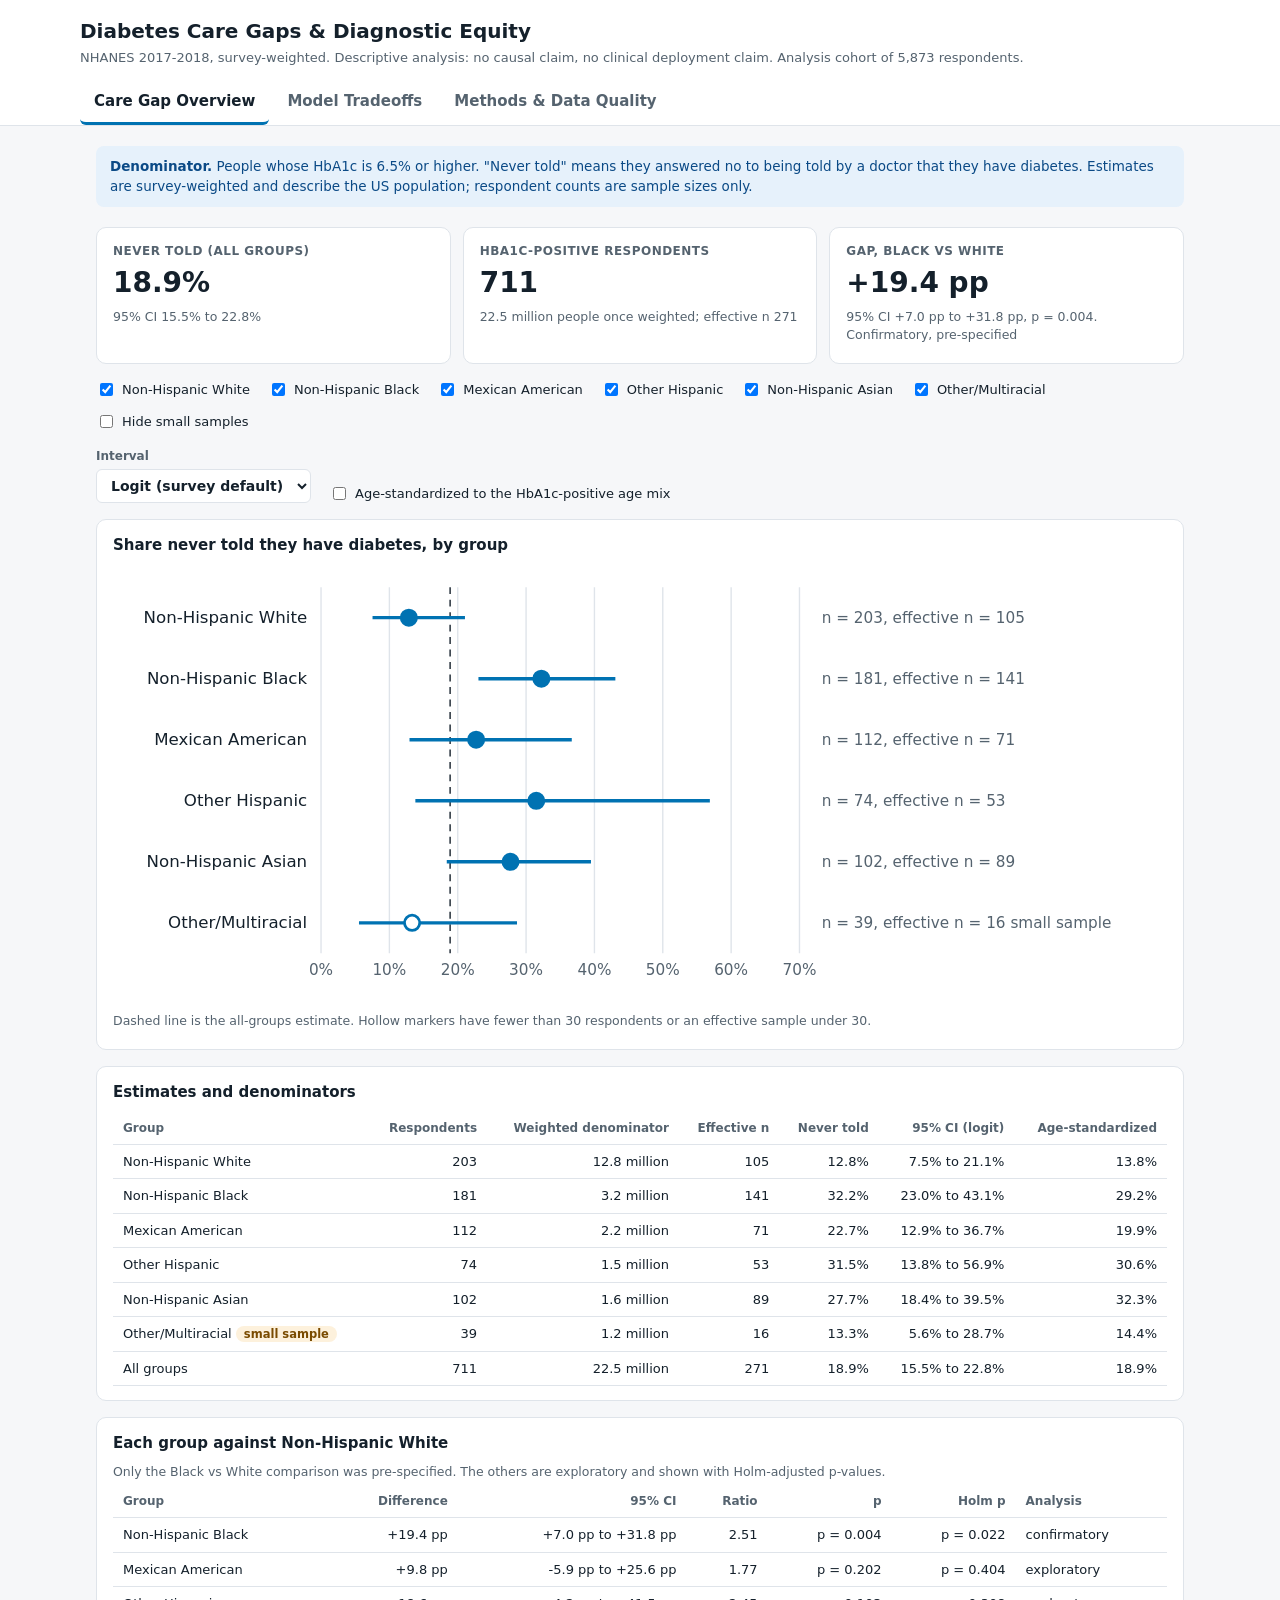
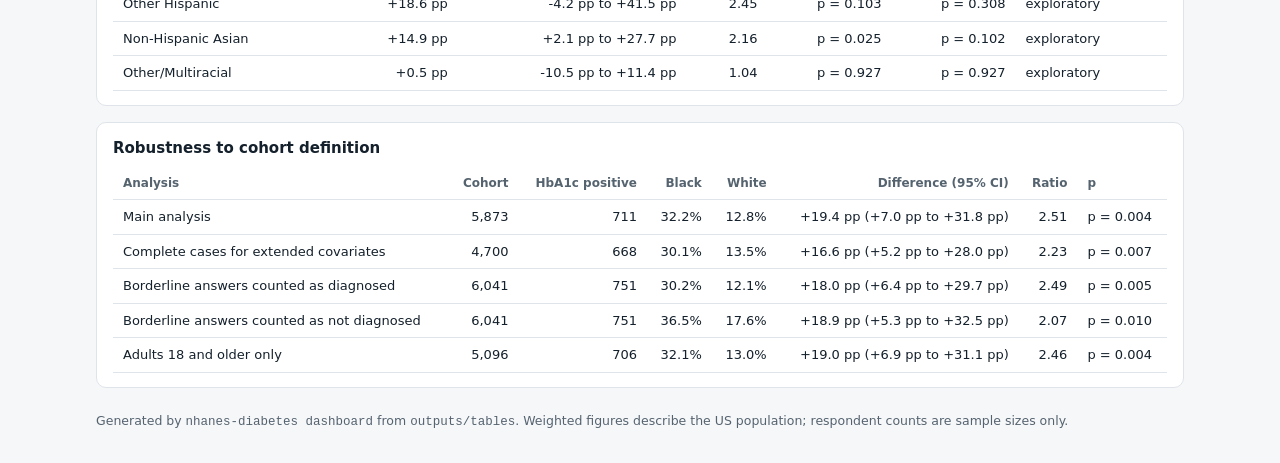
<file: dashboard/index.html>
<!doctype html>
<html lang="en">
<head>
<meta charset="utf-8">
<meta name="viewport" content="width=device-width, initial-scale=1">
<title>NHANES Diabetes Care Gaps Dashboard</title>
<meta name="description" content="Survey-weighted undiagnosed diabetes gaps and model tradeoffs across demographic groups, NHANES 2017-2018.">
<style>:root {
  --bg: #f6f7f9; --panel: #ffffff; --ink: #14202b; --muted: #55636f; --line: #dfe4ea; --accent: #0072B2;
  --c1: #0072B2; --c2: #E69F00; --ok: #17703a; --bad: #b3282b; --warn-bg: #fdf1dc; --warn-fg: #7a4b00;
  --note-bg: #e6f1fb; --note-fg: #0b4a86;
}
@media (prefers-color-scheme: dark) {
  :root:not([data-theme="light"]):not([data-theme="dark"]) {
    --bg: #0f151b; --panel: #172029; --ink: #e8eef4; --muted: #9fb0bf; --line: #2a3745; --accent: #56b4e9;
    --c1: #56b4e9; --c2: #f0c060; --ok: #55d08a; --bad: #ff8583; --warn-bg: #3b2e14; --warn-fg: #f3cf8a;
    --note-bg: #16324d; --note-fg: #9cccf7;
  }
}
:root[data-theme="dark"] {
  --bg: #0f151b; --panel: #172029; --ink: #e8eef4; --muted: #9fb0bf; --line: #2a3745; --accent: #56b4e9;
  --c1: #56b4e9; --c2: #f0c060; --ok: #55d08a; --bad: #ff8583; --warn-bg: #3b2e14; --warn-fg: #f3cf8a;
  --note-bg: #16324d; --note-fg: #9cccf7;
}
:root[data-theme="light"] { color-scheme: light; } :root[data-theme="dark"] { color-scheme: dark; }
* { box-sizing: border-box; } html { color-scheme: light dark; }
body { margin: 0; background: var(--bg); color: var(--ink); font: 15px/1.5 system-ui, -apple-system, "Segoe UI", Roboto, sans-serif; }
header { background: var(--panel); border-bottom: 1px solid var(--line); padding: 16px 16px 0; }
.wrap { max-width: 1120px; margin: 0 auto; } h1 { font-size: 20px; margin: 0 0 2px; } .sub { color: var(--muted); margin: 0 0 12px; font-size: 13px; }
[role="tablist"] { display: flex; gap: 4px; overflow-x: auto; }
[role="tab"] { border: 0; background: none; color: var(--muted); padding: 10px 14px; font: inherit; font-weight: 600; cursor: pointer; border-bottom: 3px solid transparent; white-space: nowrap; }
[role="tab"][aria-selected="true"] { color: var(--ink); border-bottom-color: var(--accent); }
main { padding: 16px; max-width: 1120px; margin: 0 auto; display: grid; grid-template-columns: repeat(2, minmax(0, 1fr)); gap: 16px; align-items: start; }
main > .wide, main > .controls, main > .cards, main > .box { grid-column: 1 / -1; }
.controls { display: flex; flex-wrap: wrap; gap: 12px 18px; align-items: end; }
label { display: flex; flex-direction: column; gap: 4px; font-size: 12px; font-weight: 600; color: var(--muted); }
label.check { flex-direction: row; align-items: center; gap: 6px; font-weight: 500; font-size: 13px; color: var(--ink); }
select, button { font: inherit; font-size: 14px; color: var(--ink); background: var(--panel); border: 1px solid var(--line); border-radius: 6px; padding: 7px 10px; cursor: pointer; }
:focus-visible { outline: 3px solid var(--accent); outline-offset: 2px; }
.cards { display: grid; grid-template-columns: repeat(auto-fit, minmax(200px, 1fr)); gap: 12px; }
.card, .panel { background: var(--panel); border: 1px solid var(--line); border-radius: 10px; padding: 14px 16px; }
.card-label { font-size: 12px; font-weight: 600; color: var(--muted); text-transform: uppercase; letter-spacing: 0.04em; }
.card-value { font-size: 28px; font-weight: 700; margin: 2px 0; } .card-sub, .note { color: var(--muted); font-size: 12.5px; margin: 4px 0; }
.panel h2 { font-size: 15px; margin: 0 0 8px; }
.box { border-radius: 8px; padding: 10px 14px; font-size: 13.5px; } .box.note { background: var(--note-bg); color: var(--note-fg); } .box.warn { background: var(--warn-bg); color: var(--warn-fg); }
.chart { width: 100%; height: auto; display: block; } .grid { stroke: var(--line); } .axis { fill: var(--muted); font-size: 11px; } .lab { fill: var(--ink); font-size: 12px; }
.table-wrap { overflow-x: auto; } table { border-collapse: collapse; width: 100%; font-size: 13px; }
th, td { padding: 7px 10px; border-bottom: 1px solid var(--line); text-align: left; white-space: nowrap; } th { font-size: 12px; color: var(--muted); font-weight: 600; } .num { text-align: right; font-variant-numeric: tabular-nums; }
.flag { color: var(--warn-fg); background: var(--warn-bg); border-radius: 999px; padding: 1px 8px; font-size: 11.5px; font-weight: 600; }
.ok { color: var(--ok); font-weight: 600; } .bad { color: var(--bad); font-weight: 600; }
.legend { display: flex; flex-wrap: wrap; gap: 6px 16px; font-size: 12.5px; color: var(--muted); margin-top: 6px; } .legend i { display: inline-block; width: 10px; height: 10px; border-radius: 50%; margin-right: 6px; }
footer { max-width: 1120px; margin: 0 auto; padding: 8px 16px 32px; color: var(--muted); font-size: 12.5px; }
ul.tight { margin: 4px 0; padding-left: 20px; } ul.tight li { margin: 3px 0; }
@media (max-width: 760px) { main { grid-template-columns: minmax(0, 1fr); padding: 12px 16px; } .card-value { font-size: 24px; } }
</style>
</head>
<body>
<header><div class="wrap">
  <h1>Diabetes Care Gaps &amp; Diagnostic Equity</h1>
  <p class="sub">NHANES 2017-2018, survey-weighted. Descriptive analysis: no causal claim, no clinical deployment claim. <span id="status"></span></p>
  <div id="tabs" role="tablist" aria-label="Dashboard pages"></div>
</div></header>
<main id="view" role="tabpanel"></main>
<footer>Generated by <code>nhanes-diabetes dashboard</code> from <code>outputs/tables</code>. Weighted figures describe the US population; respondent counts are sample sizes only.</footer>
<script>window.DATA = {"undiagnosis":[{"group":"Non-Hispanic White","respondents":203,"weighted_denominator":12789945.012305334,"effective_n_kish":104.6003804516,"effective_n_design":116.8558138381,"estimate":0.1284942498,"se":0.0309564972,"ci_low_logit":0.0753522537,"ci_high_logit":0.2105792135,"ci_low_wald":0.0620991668,"ci_high_wald":0.1948893328,"df":14,"small_n_warning":false},{"group":"Non-Hispanic Black","respondents":181,"weighted_denominator":3215431.9899357376,"effective_n_kish":140.9224638485,"effective_n_design":105.7421249852,"estimate":0.3223614786,"se":0.04545133,"ci_low_logit":0.2303129533,"ci_high_logit":0.4306165736,"ci_low_wald":0.2210896044,"ci_high_wald":0.4236333528,"df":10,"small_n_warning":false},{"group":"Mexican American","respondents":112,"weighted_denominator":2179448.7915534684,"effective_n_kish":70.7265975065,"effective_n_design":73.8014480408,"estimate":0.226919526,"se":0.0487546277,"ci_low_logit":0.12944976,"ci_high_logit":0.3668526767,"ci_low_wald":0.1076212497,"ci_high_wald":0.3462178023,"df":6,"small_n_warning":false},{"group":"Other Hispanic","respondents":74,"weighted_denominator":1460659.6862899382,"effective_n_kish":53.3690878277,"effective_n_design":22.1648141665,"estimate":0.3148948896,"se":0.0986573311,"ci_low_logit":0.1380142219,"ci_high_logit":0.568863383,"ci_low_wald":0.0873906761,"ci_high_wald":0.542399103,"df":8,"small_n_warning":false},{"group":"Non-Hispanic Asian","respondents":102,"weighted_denominator":1619475.6169355172,"effective_n_kish":88.8686727733,"effective_n_design":87.6716748873,"estimate":0.2772424047,"se":0.0478075523,"ci_low_logit":0.183954232,"ci_high_logit":0.3949433237,"ci_low_wald":0.17072054,"ci_high_wald":0.3837642695,"df":10,"small_n_warning":false},{"group":"Other/Multiracial","respondents":39,"weighted_denominator":1215201.2169995802,"effective_n_kish":16.2699392556,"effective_n_design":49.830456657,"estimate":0.1332407449,"se":0.0481415796,"ci_low_logit":0.0555209789,"ci_high_logit":0.286726776,"ci_low_wald":0.0222260632,"ci_high_wald":0.2442554266,"df":8,"small_n_warning":true},{"group":"All groups","respondents":711,"weighted_denominator":22480162.314019576,"effective_n_kish":271.0185017901,"effective_n_design":535.7361750157,"estimate":0.1888501127,"se":0.016909614,"ci_low_logit":0.1554103142,"ci_high_logit":0.227546659,"ci_low_wald":0.1528081236,"ci_high_wald":0.2248921018,"df":15,"small_n_warning":false}],"contrasts":[{"group":"Non-Hispanic Black","reference":"Non-Hispanic White","difference":0.1938672288,"se":0.0580188563,"ci_low":0.0702029639,"ci_high":0.3175314937,"df":15,"t":3.3414520935,"p_value":0.0044629132,"p_value_holm":0.0223145662,"ratio":2.5087619032,"ratio_ci_low":1.341886433,"ratio_ci_high":4.6903270888,"analysis_type":"confirmatory"},{"group":"Mexican American","reference":"Non-Hispanic White","difference":0.0984252762,"se":0.0737914423,"ci_low":-0.0588574598,"ci_high":0.2557080123,"df":15,"t":1.3338304987,"p_value":0.20215939,"p_value_holm":0.4043187799,"ratio":1.7659897342,"ratio_ci_low":0.721147163,"ratio_ci_high":4.3246647861,"analysis_type":"exploratory"},{"group":"Other Hispanic","reference":"Non-Hispanic White","difference":0.1864006398,"se":0.1071884114,"ci_low":-0.042066051,"ci_high":0.4148673306,"df":15,"t":1.7389999288,"p_value":0.1025094833,"p_value_holm":0.30752845,"ratio":2.4506535519,"ratio_ci_low":1.002376919,"ratio_ci_high":5.9914616124,"analysis_type":"exploratory"},{"group":"Non-Hispanic Asian","reference":"Non-Hispanic White","difference":0.148748155,"se":0.0599460563,"ci_low":0.0209761605,"ci_high":0.2765201494,"df":15,"t":2.481366818,"p_value":0.0254230441,"p_value_holm":0.1016921766,"ratio":2.1576249929,"ratio_ci_low":1.1086571037,"ratio_ci_high":4.1990851767,"analysis_type":"exploratory"},{"group":"Other/Multiracial","reference":"Non-Hispanic White","difference":0.0047464952,"se":0.0510882825,"ci_low":-0.1048269731,"ci_high":0.1143199634,"df":14,"t":0.0929077065,"p_value":0.9272933372,"p_value_holm":0.9272933372,"ratio":1.0369393585,"ratio_ci_low":0.452236795,"ratio_ci_high":2.3776111211,"analysis_type":"exploratory"}],"age_standardized":[{"group":"Non-Hispanic White","respondents":203,"mean_age":61.8223957175,"crude_estimate":0.1284942498,"age_standardized_estimate":0.1384798271,"se":0.0362911307,"ci_low":0.060643093,"ci_high":0.2163165611,"standard_bands":"12-44, 45-64, 65-120","standard_shares":"0.121, 0.472, 0.407","age_difference_vs_reference":0.0,"age_mix_differs":false},{"group":"Non-Hispanic Black","respondents":181,"mean_age":56.6488942971,"crude_estimate":0.3223614786,"age_standardized_estimate":0.2915260747,"se":0.0435185605,"ci_low":0.1945606793,"ci_high":0.3884914701,"standard_bands":"12-44, 45-64, 65-120","standard_shares":"0.121, 0.472, 0.407","age_difference_vs_reference":-5.1735014204,"age_mix_differs":true},{"group":"Mexican American","respondents":112,"mean_age":53.8172178036,"crude_estimate":0.226919526,"age_standardized_estimate":0.1993214929,"se":0.0390776445,"ci_low":0.1037019415,"ci_high":0.2949410443,"standard_bands":"12-44, 45-64, 65-120","standard_shares":"0.121, 0.472, 0.407","age_difference_vs_reference":-8.0051779139,"age_mix_differs":true},{"group":"Other Hispanic","respondents":74,"mean_age":60.1582498032,"crude_estimate":0.3148948896,"age_standardized_estimate":0.3063965157,"se":0.0836909515,"ci_low":0.1134048356,"ci_high":0.4993881959,"standard_bands":"12-44, 45-64, 65-120","standard_shares":"0.121, 0.472, 0.407","age_difference_vs_reference":-1.6641459142,"age_mix_differs":false},{"group":"Non-Hispanic Asian","respondents":102,"mean_age":60.5038111094,"crude_estimate":0.2772424047,"age_standardized_estimate":0.3225327589,"se":0.0412153766,"ci_low":0.230699177,"ci_high":0.4143663408,"standard_bands":"12-44, 45-64, 65-120","standard_shares":"0.121, 0.472, 0.407","age_difference_vs_reference":-1.318584608,"age_mix_differs":false},{"group":"Other/Multiracial","respondents":39,"mean_age":60.9030893863,"crude_estimate":0.1332407449,"age_standardized_estimate":0.1437180806,"se":0.0314423957,"ci_low":0.0712117861,"ci_high":0.216224375,"standard_bands":"12-44, 45-64, 65-120","standard_shares":"0.121, 0.472, 0.407","age_difference_vs_reference":-0.9193063312,"age_mix_differs":false},{"group":"All groups","respondents":711,"mean_age":60.0534927449,"crude_estimate":0.1888501127,"age_standardized_estimate":0.1888501127,"se":0.0178374448,"ci_low":0.1508304992,"ci_high":0.2268697263,"standard_bands":"12-44, 45-64, 65-120","standard_shares":"0.121, 0.472, 0.407","age_difference_vs_reference":-1.7689029725,"age_mix_differs":false}],"robustness":[{"analysis":"Main analysis","cohort_respondents":5873,"hba1c_positive":711,"comparison_estimate":0.3223614786,"reference_estimate":0.1284942498,"difference":0.1938672288,"ci_low":0.0702029639,"ci_high":0.3175314937,"ratio":2.5087619032,"p_value":0.0044629132},{"analysis":"Complete cases for extended covariates","cohort_respondents":4700,"hba1c_positive":668,"comparison_estimate":0.3007701967,"reference_estimate":0.1350426317,"difference":0.165727565,"ci_low":0.0516359406,"ci_high":0.2798191894,"ratio":2.2272240471,"p_value":0.007375638},{"analysis":"Borderline answers counted as diagnosed","cohort_respondents":6041,"hba1c_positive":751,"comparison_estimate":0.3018914236,"reference_estimate":0.1214215363,"difference":0.1804698873,"ci_low":0.0643244304,"ci_high":0.2966153442,"ratio":2.4863087128,"p_value":0.0047417499},{"analysis":"Borderline answers counted as not diagnosed","cohort_respondents":6041,"hba1c_positive":751,"comparison_estimate":0.3653917373,"reference_estimate":0.1764645713,"difference":0.188927166,"ci_low":0.0532341466,"ci_high":0.3246201854,"ratio":2.0706237782,"p_value":0.0095834009},{"analysis":"Adults 18 and older only","cohort_respondents":5096,"hba1c_positive":706,"comparison_estimate":0.3207080173,"reference_estimate":0.1303266721,"difference":0.1903813452,"ci_low":0.069397358,"ci_high":0.3113653323,"ratio":2.4608010935,"p_value":0.0043489192}],"attrition":[{"step":1,"description":"NHANES 2017-2018 participants (DEMO_J)","n":9254,"removed":0},{"step":2,"description":"Examined, with a positive MEC exam weight","n":8704,"removed":550},{"step":3,"description":"Meets the minimum age","n":8704,"removed":0},{"step":4,"description":"Valid diabetes questionnaire answer (yes, no or borderline)","n":8362,"removed":342},{"step":5,"description":"Borderline answers handled per the analysis variant","n":8187,"removed":175},{"step":6,"description":"HbA1c measured","n":5873,"removed":2314},{"step":7,"description":"Known race and ethnicity (analysis cohort)","n":5873,"removed":0}],"quality":[{"suite":"data_quality","check_name":"seqn_unique","passed":true,"detail":"rows=5873 distinct=5873"},{"suite":"data_quality","check_name":"weights_positive","passed":true,"detail":"min weight=3534.0362393758346"},{"suite":"data_quality","check_name":"psu_masked_values","passed":true,"detail":"rows with psu not in (1,2)=0"},{"suite":"data_quality","check_name":"no_lonely_psu_strata","passed":true,"detail":"min PSUs per stratum=2"},{"suite":"data_quality","check_name":"race_categories_allowed","passed":true,"detail":"unexpected categories=0"},{"suite":"data_quality","check_name":"diagnosed_is_binary","passed":true,"detail":"non-binary rows=0"},{"suite":"data_quality","check_name":"hba1c_present_and_plausible","passed":true,"detail":"rows with hba1c null or outside 3..20=0"},{"suite":"data_quality","check_name":"hba1c_positive_group_present","passed":true,"detail":"hba1c positives=711"},{"suite":"data_quality","check_name":"age_in_survey_range","passed":true,"detail":"rows outside 12..80=0"},{"suite":"data_quality","check_name":"missingness_reported","passed":true,"detail":"bmi=92 insured=14 routine_care=2 family_history=1086"},{"suite":"cohort_validation","check_name":"attrition_never_increases","passed":true,"detail":"steps that add rows=0"},{"suite":"cohort_validation","check_name":"attrition_last_step_equals_cohort","passed":true,"detail":"attrition=5873 cohort=5873"},{"suite":"cohort_validation","check_name":"independent_recount_matches","passed":true,"detail":"recount vs cohort"},{"suite":"cohort_validation","check_name":"first_step_equals_demo_rows","passed":true,"detail":"demo rows=9254"}],"missingness":[{"group":"Non-Hispanic White","variable":"bmi","respondents":2022,"missing":29,"missing_share":0.0143422354},{"group":"Non-Hispanic White","variable":"family_history","respondents":2022,"missing":341,"missing_share":0.168644906},{"group":"Non-Hispanic White","variable":"insured","respondents":2022,"missing":0,"missing_share":0.0},{"group":"Non-Hispanic White","variable":"routine_care","respondents":2022,"missing":1,"missing_share":0.0004945598},{"group":"Non-Hispanic Black","variable":"bmi","respondents":1312,"missing":22,"missing_share":0.0167682927},{"group":"Non-Hispanic Black","variable":"family_history","respondents":1312,"missing":225,"missing_share":0.1714939024},{"group":"Non-Hispanic Black","variable":"insured","respondents":1312,"missing":5,"missing_share":0.0038109756},{"group":"Non-Hispanic Black","variable":"routine_care","respondents":1312,"missing":0,"missing_share":0.0},{"group":"Mexican American","variable":"bmi","respondents":856,"missing":13,"missing_share":0.0151869159},{"group":"Mexican American","variable":"family_history","respondents":856,"missing":196,"missing_share":0.2289719626},{"group":"Mexican American","variable":"insured","respondents":856,"missing":7,"missing_share":0.0081775701},{"group":"Mexican American","variable":"routine_care","respondents":856,"missing":0,"missing_share":0.0},{"group":"Other Hispanic","variable":"bmi","respondents":546,"missing":12,"missing_share":0.021978022},{"group":"Other Hispanic","variable":"family_history","respondents":546,"missing":82,"missing_share":0.1501831502},{"group":"Other Hispanic","variable":"insured","respondents":546,"missing":0,"missing_share":0.0},{"group":"Other Hispanic","variable":"routine_care","respondents":546,"missing":0,"missing_share":0.0},{"group":"Non-Hispanic Asian","variable":"bmi","respondents":796,"missing":10,"missing_share":0.0125628141},{"group":"Non-Hispanic Asian","variable":"family_history","respondents":796,"missing":143,"missing_share":0.1796482412},{"group":"Non-Hispanic Asian","variable":"insured","respondents":796,"missing":1,"missing_share":0.0012562814},{"group":"Non-Hispanic Asian","variable":"routine_care","respondents":796,"missing":1,"missing_share":0.0012562814},{"group":"Other/Multiracial","variable":"bmi","respondents":341,"missing":6,"missing_share":0.0175953079},{"group":"Other/Multiracial","variable":"family_history","respondents":341,"missing":99,"missing_share":0.2903225806},{"group":"Other/Multiracial","variable":"insured","respondents":341,"missing":1,"missing_share":0.0029325513},{"group":"Other/Multiracial","variable":"routine_care","respondents":341,"missing":0,"missing_share":0.0},{"group":"All groups","variable":"bmi","respondents":5873,"missing":92,"missing_share":0.0156649072},{"group":"All groups","variable":"family_history","respondents":5873,"missing":1086,"missing_share":0.1849140133},{"group":"All groups","variable":"insured","respondents":5873,"missing":14,"missing_share":0.0023837902},{"group":"All groups","variable":"routine_care","respondents":5873,"missing":2,"missing_share":0.0003405415}],"model_specification":[{"model":"demographic_logistic","algorithm":"logistic","role":"primary","features":"age, female","description":"Age and sex, race excluded (primary benchmark)"},{"model":"demographic_race_logistic","algorithm":"logistic","role":"sensitivity","features":"age, female, race_Non-Hispanic Black, race_Mexican American, race_Other Hispanic, race_Non-Hispanic Asian, race_Other/Multiracial","description":"Age, sex and race dummies (sensitivity)"},{"model":"extended_logistic","algorithm":"logistic","role":"sensitivity","features":"age, female, bmi, family_history, insured, routine_care","description":"Adds BMI, family history, insurance and a routine care place; race excluded"},{"model":"extended_boosting","algorithm":"boosting","role":"comparison","features":"age, female, bmi, family_history, insured, routine_care","description":"Gradient boosting on the extended features, to test whether nonlinearity adds value"}],"subgroup_metrics":[{"model":"demographic_logistic","label":"diagnosed","group":"Non-Hispanic White","respondents":2022,"positives":203,"negatives":1819,"effective_n_positives":104.6003804516,"effective_n_negatives":1056.7923088496,"small_n_warning":false,"sensitivity":0.8718814139,"sensitivity_ci_low":0.7966566704,"sensitivity_ci_high":0.9655795848,"specificity":0.5313846489,"specificity_ci_low":0.4931320467,"specificity_ci_high":0.5693845569,"ppv":0.1428530391,"ppv_ci_low":0.1147818884,"ppv_ci_high":0.1703306708,"npv":0.9788831873,"npv_ci_low":0.9653053773,"npv_ci_high":0.9946087726},{"model":"demographic_logistic","label":"diagnosed","group":"Non-Hispanic Black","respondents":1312,"positives":181,"negatives":1131,"effective_n_positives":140.9224638485,"effective_n_negatives":874.0634309845,"small_n_warning":false,"sensitivity":0.7613542349,"sensitivity_ci_low":0.6657066571,"sensitivity_ci_high":0.8659023723,"specificity":0.6589219759,"specificity_ci_low":0.6388476087,"specificity_ci_high":0.679356811,"ppv":0.2246210685,"ppv_ci_low":0.1793014079,"ppv_ci_high":0.2635144057,"npv":0.955166284,"npv_ci_low":0.937491252,"npv_ci_high":0.975638197},{"model":"demographic_logistic","label":"diagnosed","group":"Mexican American","respondents":856,"positives":112,"negatives":744,"effective_n_positives":70.7265975065,"effective_n_negatives":553.9303314309,"small_n_warning":false,"sensitivity":0.6617629612,"sensitivity_ci_low":0.5316978387,"sensitivity_ci_high":0.8033725001,"specificity":0.7567724,"specificity_ci_low":0.6918174997,"specificity_ci_high":0.8141432324,"ppv":0.2060763348,"ppv_ci_low":0.1524983973,"ppv_ci_high":0.2720067221,"npv":0.9591272114,"npv_ci_low":0.9398918363,"npv_ci_high":0.9784795087},{"model":"demographic_logistic","label":"diagnosed","group":"Other Hispanic","respondents":546,"positives":74,"negatives":472,"effective_n_positives":53.3690878277,"effective_n_negatives":344.2648014694,"small_n_warning":false,"sensitivity":0.8449487008,"sensitivity_ci_low":0.7364611007,"sensitivity_ci_high":1.0,"specificity":0.6737883119,"specificity_ci_low":0.6339519447,"specificity_ci_high":0.7143061053,"ppv":0.1850385002,"ppv_ci_low":0.138971198,"ppv_ci_high":0.2385207296,"npv":0.9802414008,"npv_ci_low":0.9614442075,"npv_ci_high":1.0},{"model":"demographic_logistic","label":"diagnosed","group":"Non-Hispanic Asian","respondents":796,"positives":102,"negatives":694,"effective_n_positives":88.8686727733,"effective_n_negatives":571.4651977961,"small_n_warning":false,"sensitivity":0.8789397836,"sensitivity_ci_low":0.7968878835,"sensitivity_ci_high":0.9593686617,"specificity":0.673166641,"specificity_ci_low":0.6190582535,"specificity_ci_high":0.7336792885,"ppv":0.2593618748,"ppv_ci_low":0.2101732243,"ppv_ci_high":0.3368686009,"npv":0.9771438433,"npv_ci_low":0.962602144,"npv_ci_high":0.992505032},{"model":"demographic_logistic","label":"diagnosed","group":"Other/Multiracial","respondents":341,"positives":39,"negatives":302,"effective_n_positives":16.2699392556,"effective_n_negatives":113.2475905476,"small_n_warning":true,"sensitivity":0.8777868668,"sensitivity_ci_low":0.7517358117,"sensitivity_ci_high":0.9409666806,"specificity":0.6559137256,"specificity_ci_low":0.5856508636,"specificity_ci_high":0.7554703704,"ppv":0.2118455873,"ppv_ci_low":0.1237264341,"ppv_ci_high":0.3136848896,"npv":0.9807849962,"npv_ci_low":0.970823311,"npv_ci_high":0.9897291992},{"model":"demographic_logistic","label":"diagnosed","group":"All groups","respondents":5873,"positives":711,"negatives":5162,"effective_n_positives":271.0185017901,"effective_n_negatives":2301.9280554425,"small_n_warning":false,"sensitivity":0.8347790398,"sensitivity_ci_low":0.7796625378,"sensitivity_ci_high":0.8923652992,"specificity":0.5914671309,"specificity_ci_low":0.568870236,"specificity_ci_high":0.6167237551,"ppv":0.1658383384,"ppv_ci_low":0.1473211689,"ppv_ci_high":0.1841384315,"npv":0.9735633926,"npv_ci_low":0.9654462215,"npv_ci_high":0.9826392146},{"model":"demographic_logistic","label":"hba1c_pos","group":"Non-Hispanic White","respondents":2022,"positives":203,"negatives":1819,"effective_n_positives":104.6003804516,"effective_n_negatives":1056.7923088496,"small_n_warning":false,"sensitivity":0.8891123693,"sensitivity_ci_low":0.8227190157,"sensitivity_ci_high":0.9662267179,"specificity":0.5219339958,"specificity_ci_low":0.4865051121,"specificity_ci_high":0.5607361254,"ppv":0.1427810466,"ppv_ci_low":0.1154771391,"ppv_ci_high":0.170274025,"npv":0.9813302297,"npv_ci_low":0.969843806,"npv_ci_high":0.9950712386},{"model":"demographic_logistic","label":"hba1c_pos","group":"Non-Hispanic Black","respondents":1312,"positives":181,"negatives":1131,"effective_n_positives":140.9224638485,"effective_n_negatives":874.0634309845,"small_n_warning":false,"sensitivity":0.7819240182,"sensitivity_ci_low":0.6826126774,"sensitivity_ci_high":0.8845620189,"specificity":0.6516918386,"specificity_ci_low":0.6312447874,"specificity_ci_high":0.6737017014,"ppv":0.225610092,"ppv_ci_low":0.1855305839,"ppv_ci_high":0.2612244942,"npv":0.958381455,"npv_ci_low":0.9379999764,"npv_ci_high":0.9793641496},{"model":"demographic_logistic","label":"hba1c_pos","group":"Mexican American","respondents":856,"positives":112,"negatives":744,"effective_n_positives":70.7265975065,"effective_n_negatives":553.9303314309,"small_n_warning":false,"sensitivity":0.6720888219,"sensitivity_ci_low":0.5480409812,"sensitivity_ci_high":0.8096655428,"specificity":0.7580088874,"specificity_ci_low":0.6996733024,"specificity_ci_high":0.8070545327,"ppv":0.2094217467,"ppv_ci_low":0.154085075,"ppv_ci_high":0.2742048466,"npv":0.9603770342,"npv_ci_low":0.9401186504,"npv_ci_high":0.9790888258},{"model":"demographic_logistic","label":"hba1c_pos","group":"Other Hispanic","respondents":546,"positives":74,"negatives":472,"effective_n_positives":53.3690878277,"effective_n_negatives":344.2648014694,"small_n_warning":false,"sensitivity":0.8647953738,"sensitivity_ci_low":0.7685919149,"sensitivity_ci_high":1.0,"specificity":0.6770495464,"specificity_ci_low":0.6282577858,"specificity_ci_high":0.7175500628,"ppv":0.190164775,"ppv_ci_low":0.1431865238,"ppv_ci_high":0.2435291854,"npv":0.9827919069,"npv_ci_low":0.9655990295,"npv_ci_high":1.0},{"model":"demographic_logistic","label":"hba1c_pos","group":"Non-Hispanic Asian","respondents":796,"positives":102,"negatives":694,"effective_n_positives":88.8686727733,"effective_n_negatives":571.4651977961,"small_n_warning":false,"sensitivity":0.8971375071,"sensitivity_ci_low":0.8143638281,"sensitivity_ci_high":0.9874082154,"specificity":0.664431125,"specificity_ci_low":0.6130831849,"specificity_ci_high":0.7150494517,"ppv":0.2582338576,"ppv_ci_low":0.2104641373,"ppv_ci_high":0.3292439925,"npv":0.9802418084,"npv_ci_low":0.9655192781,"npv_ci_high":0.9975537132},{"model":"demographic_logistic","label":"hba1c_pos","group":"Other/Multiracial","respondents":341,"positives":39,"negatives":302,"effective_n_positives":16.2699392556,"effective_n_negatives":113.2475905476,"small_n_warning":true,"sensitivity":0.8878099041,"sensitivity_ci_low":0.7632642609,"sensitivity_ci_high":0.9547362749,"specificity":0.6483559561,"specificity_ci_low":0.5731863385,"specificity_ci_high":0.7455458181,"ppv":0.2100373315,"ppv_ci_low":0.1262720312,"ppv_ci_high":0.3049765752,"npv":0.9821053414,"npv_ci_low":0.9717512685,"npv_ci_high":0.9918375251},{"model":"demographic_logistic","label":"hba1c_pos","group":"All groups","respondents":5873,"positives":711,"negatives":5162,"effective_n_positives":271.0185017901,"effective_n_negatives":2301.9280554425,"small_n_warning":false,"sensitivity":0.8516680819,"sensitivity_ci_low":0.8017055473,"sensitivity_ci_high":0.9022472913,"specificity":0.5843611066,"specificity_ci_low":0.5611792481,"specificity_ci_high":0.609458668,"ppv":0.1662091304,"ppv_ci_low":0.1480453231,"ppv_ci_high":0.1832544633,"npv":0.9759015366,"npv_ci_low":0.9688744248,"npv_ci_high":0.9837511607},{"model":"demographic_race_logistic","label":"diagnosed","group":"Non-Hispanic White","respondents":2022,"positives":203,"negatives":1819,"effective_n_positives":104.6003804516,"effective_n_negatives":1056.7923088496,"small_n_warning":false,"sensitivity":0.7823675067,"sensitivity_ci_low":0.6705328939,"sensitivity_ci_high":0.9170670965,"specificity":0.584106777,"specificity_ci_low":0.5375395708,"specificity_ci_high":0.6279768328,"ppv":0.144309486,"ppv_ci_low":0.1188658985,"ppv_ci_high":0.1708087459,"npv":0.9677926321,"npv_ci_low":0.9498551518,"npv_ci_high":0.9877116693},{"model":"demographic_race_logistic","label":"diagnosed","group":"Non-Hispanic Black","respondents":1312,"positives":181,"negatives":1131,"effective_n_positives":140.9224638485,"effective_n_negatives":874.0634309845,"small_n_warning":false,"sensitivity":0.7564993084,"sensitivity_ci_low":0.6607567373,"sensitivity_ci_high":0.8716226702,"specificity":0.6541120831,"specificity_ci_low":0.6284769555,"specificity_ci_high":0.6771800452,"ppv":0.2210575508,"ppv_ci_low":0.1836568039,"ppv_ci_high":0.2534377622,"npv":0.9543474255,"npv_ci_low":0.9331661587,"npv_ci_high":0.9778513955},{"model":"demographic_race_logistic","label":"diagnosed","group":"Mexican American","respondents":856,"positives":112,"negatives":744,"effective_n_positives":70.7265975065,"effective_n_negatives":553.9303314309,"small_n_warning":false,"sensitivity":0.7389060659,"sensitivity_ci_low":0.6115139756,"sensitivity_ci_high":0.8687605099,"specificity":0.6926062776,"specificity_ci_low":0.6209734392,"specificity_ci_high":0.7552165097,"ppv":0.186762469,"ppv_ci_low":0.143745199,"ppv_ci_high":0.2391800161,"npv":0.965308359,"npv_ci_low":0.94282307,"npv_ci_high":0.9843584253},{"model":"demographic_race_logistic","label":"diagnosed","group":"Other Hispanic","respondents":546,"positives":74,"negatives":472,"effective_n_positives":53.3690878277,"effective_n_negatives":344.2648014694,"small_n_warning":false,"sensitivity":0.7985500759,"sensitivity_ci_low":0.6631813268,"sensitivity_ci_high":0.9837590709,"specificity":0.7356673508,"specificity_ci_low":0.6953417457,"specificity_ci_high":0.7748192824,"ppv":0.2106054456,"ppv_ci_low":0.167217318,"ppv_ci_high":0.2610783822,"npv":0.9766557964,"npv_ci_low":0.9544577116,"npv_ci_high":0.9983795609},{"model":"demographic_race_logistic","label":"diagnosed","group":"Non-Hispanic Asian","respondents":796,"positives":102,"negatives":694,"effective_n_positives":88.8686727733,"effective_n_negatives":571.4651977961,"small_n_warning":false,"sensitivity":0.9046019861,"sensitivity_ci_low":0.8409828645,"sensitivity_ci_high":0.9840421819,"specificity":0.6391893099,"specificity_ci_low":0.5832446679,"specificity_ci_high":0.695374475,"ppv":0.2465843374,"ppv_ci_low":0.2021524828,"ppv_ci_high":0.3132746448,"npv":0.9812044295,"npv_ci_low":0.9680933833,"npv_ci_high":0.9966934079},{"model":"demographic_race_logistic","label":"diagnosed","group":"Other/Multiracial","respondents":341,"positives":39,"negatives":302,"effective_n_positives":16.2699392556,"effective_n_negatives":113.2475905476,"small_n_warning":true,"sensitivity":0.9056860229,"sensitivity_ci_low":0.7722443415,"sensitivity_ci_high":0.9644140662,"specificity":0.5648042997,"specificity_ci_low":0.5003312569,"specificity_ci_high":0.6524435865,"ppv":0.1798601125,"ppv_ci_low":0.1136497809,"ppv_ci_high":0.2518318631,"npv":0.9827780908,"npv_ci_low":0.9717683558,"npv_ci_high":0.9928111987},{"model":"demographic_race_logistic","label":"diagnosed","group":"All groups","respondents":5873,"positives":711,"negatives":5162,"effective_n_positives":271.0185017901,"effective_n_negatives":2301.9280554425,"small_n_warning":false,"sensitivity":0.7909773368,"sensitivity_ci_low":0.7196852097,"sensitivity_ci_high":0.8696431071,"specificity":0.6152725092,"specificity_ci_low":0.5861789144,"specificity_ci_high":0.6443141725,"ppv":0.1668154112,"ppv_ci_low":0.1517672602,"ppv_ci_high":0.1826234569,"npv":0.9681239542,"npv_ci_low":0.9579438969,"npv_ci_high":0.9800839988},{"model":"demographic_race_logistic","label":"hba1c_pos","group":"Non-Hispanic White","respondents":2022,"positives":203,"negatives":1819,"effective_n_positives":104.6003804516,"effective_n_negatives":1056.7923088496,"small_n_warning":false,"sensitivity":0.7392582098,"sensitivity_ci_low":0.6442483006,"sensitivity_ci_high":0.8666769905,"specificity":0.6034144315,"specificity_ci_low":0.5636947305,"specificity_ci_high":0.6427672737,"ppv":0.1431017946,"ppv_ci_low":0.122177771,"ppv_ci_high":0.1635693889,"npv":0.9628053191,"npv_ci_low":0.9462289344,"npv_ci_high":0.9827290889},{"model":"demographic_race_logistic","label":"hba1c_pos","group":"Non-Hispanic Black","respondents":1312,"positives":181,"negatives":1131,"effective_n_positives":140.9224638485,"effective_n_negatives":874.0634309845,"small_n_warning":false,"sensitivity":0.8709597994,"sensitivity_ci_low":0.7847391966,"sensitivity_ci_high":0.9531135659,"specificity":0.5543584662,"specificity_ci_low":0.5335682914,"specificity_ci_high":0.5752709515,"ppv":0.2024332763,"ppv_ci_low":0.1645684042,"ppv_ci_high":0.2328057516,"npv":0.9707886324,"npv_ci_low":0.9512534796,"npv_ci_high":0.989998195},{"model":"demographic_race_logistic","label":"hba1c_pos","group":"Mexican American","respondents":856,"positives":112,"negatives":744,"effective_n_positives":70.7265975065,"effective_n_negatives":553.9303314309,"small_n_warning":false,"sensitivity":0.7763461461,"sensitivity_ci_low":0.6327417265,"sensitivity_ci_high":0.9033207678,"specificity":0.6400809668,"specificity_ci_low":0.5617180351,"specificity_ci_high":0.7063292515,"ppv":0.1707162124,"ppv_ci_low":0.1295304295,"ppv_ci_high":0.2169013759,"npv":0.9677844965,"npv_ci_low":0.9420398763,"npv_ci_high":0.9874340852},{"model":"demographic_race_logistic","label":"hba1c_pos","group":"Other Hispanic","respondents":546,"positives":74,"negatives":472,"effective_n_positives":53.3690878277,"effective_n_negatives":344.2648014694,"small_n_warning":false,"sensitivity":0.8673301382,"sensitivity_ci_low":0.7632162133,"sensitivity_ci_high":1.0,"specificity":0.6482996835,"specificity_ci_low":0.6006047317,"specificity_ci_high":0.6992928499,"ppv":0.1778776813,"ppv_ci_low":0.1318063246,"ppv_ci_high":0.2333155645,"npv":0.9823496943,"npv_ci_low":0.9644885164,"npv_ci_high":1.0},{"model":"demographic_race_logistic","label":"hba1c_pos","group":"Non-Hispanic Asian","respondents":796,"positives":102,"negatives":694,"effective_n_positives":88.8686727733,"effective_n_negatives":571.4651977961,"small_n_warning":false,"sensitivity":0.9586109929,"sensitivity_ci_low":0.916126666,"sensitivity_ci_high":1.0,"specificity":0.5485424691,"specificity_ci_low":0.4931739071,"specificity_ci_high":0.5994731594,"ppv":0.216773908,"ppv_ci_low":0.1815992566,"ppv_ci_high":0.2661276429,"npv":0.9902931653,"npv_ci_low":0.9796811896,"npv_ci_high":1.0},{"model":"demographic_race_logistic","label":"hba1c_pos","group":"Other/Multiracial","respondents":341,"positives":39,"negatives":302,"effective_n_positives":16.2699392556,"effective_n_negatives":113.2475905476,"small_n_warning":true,"sensitivity":0.8782275898,"sensitivity_ci_low":0.7589127406,"sensitivity_ci_high":0.9331320277,"specificity":0.5960956982,"specificity_ci_low":0.5216265384,"specificity_ci_high":0.6967134206,"ppv":0.1864833929,"ppv_ci_low":0.1115738732,"ppv_ci_high":0.2736866448,"npv":0.9790104663,"npv_ci_low":0.9703079177,"npv_ci_high":0.9864865235},{"model":"demographic_race_logistic","label":"hba1c_pos","group":"All groups","respondents":5873,"positives":711,"negatives":5162,"effective_n_positives":271.0185017901,"effective_n_negatives":2301.9280554425,"small_n_warning":false,"sensitivity":0.7933276819,"sensitivity_ci_low":0.7309492023,"sensitivity_ci_high":0.8693442331,"specificity":0.6016983292,"specificity_ci_low":0.5767901691,"specificity_ci_high":0.6286397417,"ppv":0.1623741038,"ppv_ci_low":0.1508582519,"ppv_ci_high":0.1739020397,"npv":0.9677057947,"npv_ci_low":0.9567574362,"npv_ci_high":0.9807508155},{"model":"extended_logistic","label":"diagnosed","group":"Non-Hispanic White","respondents":2022,"positives":203,"negatives":1819,"effective_n_positives":104.6003804516,"effective_n_negatives":1056.7923088496,"small_n_warning":false,"sensitivity":0.8612584272,"sensitivity_ci_low":0.7907149786,"sensitivity_ci_high":0.9582874912,"specificity":0.6247874508,"specificity_ci_low":0.5954568449,"specificity_ci_high":0.6548698628,"ppv":0.1705542949,"ppv_ci_low":0.1446840192,"ppv_ci_high":0.1967651234,"npv":0.9804988629,"npv_ci_low":0.9676843012,"npv_ci_high":0.9949141477},{"model":"extended_logistic","label":"diagnosed","group":"Non-Hispanic Black","respondents":1312,"positives":181,"negatives":1131,"effective_n_positives":140.9224638485,"effective_n_negatives":874.0634309845,"small_n_warning":false,"sensitivity":0.8306555031,"sensitivity_ci_low":0.7310441359,"sensitivity_ci_high":0.9093485695,"specificity":0.7015560015,"specificity_ci_low":0.6665015098,"specificity_ci_high":0.7367531196,"ppv":0.2653554155,"ppv_ci_low":0.206847196,"ppv_ci_high":0.3202789684,"npv":0.9696296959,"npv_ci_low":0.9534528007,"npv_ci_high":0.9842015232},{"model":"extended_logistic","label":"diagnosed","group":"Mexican American","respondents":856,"positives":112,"negatives":744,"effective_n_positives":70.7265975065,"effective_n_negatives":553.9303314309,"small_n_warning":false,"sensitivity":0.688581162,"sensitivity_ci_low":0.5759025368,"sensitivity_ci_high":0.8054452727,"specificity":0.7733568791,"specificity_ci_low":0.7142930762,"specificity_ci_high":0.8184514389,"ppv":0.2246385529,"ppv_ci_low":0.1700667244,"ppv_ci_high":0.2821686166,"npv":0.9630232674,"npv_ci_low":0.9470768879,"npv_ci_high":0.9783518389},{"model":"extended_logistic","label":"diagnosed","group":"Other Hispanic","respondents":546,"positives":74,"negatives":472,"effective_n_positives":53.3690878277,"effective_n_negatives":344.2648014694,"small_n_warning":false,"sensitivity":0.7646729663,"sensitivity_ci_low":0.6057968368,"sensitivity_ci_high":0.8987422596,"specificity":0.7731902781,"specificity_ci_low":0.7177460918,"specificity_ci_high":0.8198145198,"ppv":0.2284324785,"ppv_ci_low":0.1648534536,"ppv_ci_high":0.2915879244,"npv":0.9740075135,"npv_ci_low":0.9556531091,"npv_ci_high":0.989216047},{"model":"extended_logistic","label":"diagnosed","group":"Non-Hispanic Asian","respondents":796,"positives":102,"negatives":694,"effective_n_positives":88.8686727733,"effective_n_negatives":571.4651977961,"small_n_warning":false,"sensitivity":0.6980941691,"sensitivity_ci_low":0.6231200306,"sensitivity_ci_high":0.7916318089,"specificity":0.8136970255,"specificity_ci_low":0.7781004881,"specificity_ci_high":0.8476367263,"ppv":0.3279391246,"ppv_ci_low":0.2623252737,"ppv_ci_high":0.4193548759,"npv":0.9539178486,"npv_ci_low":0.9399311995,"npv_ci_high":0.9711186712},{"model":"extended_logistic","label":"diagnosed","group":"Other/Multiracial","respondents":341,"positives":39,"negatives":302,"effective_n_positives":16.2699392556,"effective_n_negatives":113.2475905476,"small_n_warning":true,"sensitivity":0.9192958071,"sensitivity_ci_low":0.8169808734,"sensitivity_ci_high":0.9899675035,"specificity":0.6923145442,"specificity_ci_low":0.6142740064,"specificity_ci_high":0.8028212458,"ppv":0.239350731,"ppv_ci_low":0.1481056128,"ppv_ci_high":0.3636209586,"npv":0.9878735406,"npv_ci_low":0.977054889,"npv_ci_high":0.9986102798},{"model":"extended_logistic","label":"diagnosed","group":"All groups","respondents":5873,"positives":711,"negatives":5162,"effective_n_positives":271.0185017901,"effective_n_negatives":2301.9280554425,"small_n_warning":false,"sensitivity":0.8252473522,"sensitivity_ci_low":0.782704703,"sensitivity_ci_high":0.8788537424,"specificity":0.6719519409,"specificity_ci_low":0.6524082953,"specificity_ci_high":0.6942581947,"ppv":0.1966388081,"ppv_ci_low":0.1814457142,"ppv_ci_high":0.2112774228,"npv":0.9753251768,"npv_ci_low":0.9674541453,"npv_ci_high":0.9843996537},{"model":"extended_logistic","label":"hba1c_pos","group":"Non-Hispanic White","respondents":2022,"positives":203,"negatives":1819,"effective_n_positives":104.6003804516,"effective_n_negatives":1056.7923088496,"small_n_warning":false,"sensitivity":0.8631540776,"sensitivity_ci_low":0.7994658329,"sensitivity_ci_high":0.966733151,"specificity":0.6098129066,"specificity_ci_low":0.5772670933,"specificity_ci_high":0.6420953684,"ppv":0.1656319205,"ppv_ci_low":0.1412275597,"ppv_ci_high":0.1917397337,"npv":0.9803608064,"npv_ci_low":0.9676735626,"npv_ci_high":0.9962053825},{"model":"extended_logistic","label":"hba1c_pos","group":"Non-Hispanic Black","respondents":1312,"positives":181,"negatives":1131,"effective_n_positives":140.9224638485,"effective_n_negatives":874.0634309845,"small_n_warning":false,"sensitivity":0.8318487199,"sensitivity_ci_low":0.7371105211,"sensitivity_ci_high":0.9078664313,"specificity":0.674844206,"specificity_ci_low":0.6441783569,"specificity_ci_high":0.704256853,"ppv":0.2497741425,"ppv_ci_low":0.1980287344,"ppv_ci_high":0.2973904629,"npv":0.9687174083,"npv_ci_low":0.9535602581,"npv_ci_high":0.9834034936},{"model":"extended_logistic","label":"hba1c_pos","group":"Mexican American","respondents":856,"positives":112,"negatives":744,"effective_n_positives":70.7265975065,"effective_n_negatives":553.9303314309,"small_n_warning":false,"sensitivity":0.6919614799,"sensitivity_ci_low":0.6105304272,"sensitivity_ci_high":0.8024237315,"specificity":0.7401597581,"specificity_ci_low":0.6841181737,"specificity_ci_high":0.7856151061,"ppv":0.2024383006,"ppv_ci_low":0.1495270732,"ppv_ci_high":0.2566531959,"npv":0.961935991,"npv_ci_low":0.948304829,"npv_ci_high":0.9778907003},{"model":"extended_logistic","label":"hba1c_pos","group":"Other Hispanic","respondents":546,"positives":74,"negatives":472,"effective_n_positives":53.3690878277,"effective_n_negatives":344.2648014694,"small_n_warning":false,"sensitivity":0.8177832312,"sensitivity_ci_low":0.7062756943,"sensitivity_ci_high":0.9297464735,"specificity":0.7573124595,"specificity_ci_low":0.713935406,"specificity_ci_high":0.8009622105,"ppv":0.2291264722,"ppv_ci_low":0.1720103245,"ppv_ci_high":0.2886004832,"npv":0.9793678393,"npv_ci_low":0.9611081299,"npv_ci_high":0.9935974936},{"model":"extended_logistic","label":"hba1c_pos","group":"Non-Hispanic Asian","respondents":796,"positives":102,"negatives":694,"effective_n_positives":88.8686727733,"effective_n_negatives":571.4651977961,"small_n_warning":false,"sensitivity":0.6861162507,"sensitivity_ci_low":0.5914193755,"sensitivity_ci_high":0.7727125552,"specificity":0.8110377703,"specificity_ci_low":0.7821479858,"specificity_ci_high":0.8413792065,"ppv":0.3212180831,"ppv_ci_low":0.2523825213,"ppv_ci_high":0.4021434094,"npv":0.9520735923,"npv_ci_low":0.9382799846,"npv_ci_high":0.966858241},{"model":"extended_logistic","label":"hba1c_pos","group":"Other/Multiracial","respondents":341,"positives":39,"negatives":302,"effective_n_positives":16.2699392556,"effective_n_negatives":113.2475905476,"small_n_warning":true,"sensitivity":0.9069384663,"sensitivity_ci_low":0.8000926287,"sensitivity_ci_high":0.9696388687,"specificity":0.7144460482,"specificity_ci_low":0.6627605204,"specificity_ci_high":0.784992196,"ppv":0.251214912,"ppv_ci_low":0.1531474527,"ppv_ci_high":0.3642154653,"npv":0.9864878471,"npv_ci_low":0.9776327681,"npv_ci_high":0.9959204875},{"model":"extended_logistic","label":"hba1c_pos","group":"All groups","respondents":5873,"positives":711,"negatives":5162,"effective_n_positives":271.0185017901,"effective_n_negatives":2301.9280554425,"small_n_warning":false,"sensitivity":0.8287442408,"sensitivity_ci_low":0.7875308601,"sensitivity_ci_high":0.8799988415,"specificity":0.6563673514,"specificity_ci_low":0.6326468545,"specificity_ci_high":0.6811716465,"ppv":0.1903377257,"ppv_ci_low":0.1750686685,"ppv_ci_high":0.2052077163,"npv":0.9753036556,"npv_ci_low":0.9679722737,"npv_ci_high":0.9837988488},{"model":"extended_boosting","label":"diagnosed","group":"Non-Hispanic White","respondents":2022,"positives":203,"negatives":1819,"effective_n_positives":104.6003804516,"effective_n_negatives":1056.7923088496,"small_n_warning":false,"sensitivity":0.8715472742,"sensitivity_ci_low":0.8011533016,"sensitivity_ci_high":0.9655024106,"specificity":0.6146161805,"specificity_ci_low":0.5872949271,"specificity_ci_high":0.6419038532,"ppv":0.1684927984,"ppv_ci_low":0.1369113487,"ppv_ci_high":0.1991737968,"npv":0.981620711,"npv_ci_low":0.9694199125,"npv_ci_high":0.9958518994},{"model":"extended_boosting","label":"diagnosed","group":"Non-Hispanic Black","respondents":1312,"positives":181,"negatives":1131,"effective_n_positives":140.9224638485,"effective_n_negatives":874.0634309845,"small_n_warning":false,"sensitivity":0.8173901481,"sensitivity_ci_low":0.7216556829,"sensitivity_ci_high":0.9056976087,"specificity":0.6970539231,"specificity_ci_low":0.6753759379,"specificity_ci_high":0.7208921686,"ppv":0.2595290647,"ppv_ci_low":0.2097064116,"ppv_ci_high":0.304559406,"npv":0.9671318871,"npv_ci_low":0.9518098629,"npv_ci_high":0.9834693036},{"model":"extended_boosting","label":"diagnosed","group":"Mexican American","respondents":856,"positives":112,"negatives":744,"effective_n_positives":70.7265975065,"effective_n_negatives":553.9303314309,"small_n_warning":false,"sensitivity":0.7052589187,"sensitivity_ci_low":0.6247226958,"sensitivity_ci_high":0.806377467,"specificity":0.7707579951,"specificity_ci_low":0.7182088899,"specificity_ci_high":0.8141009388,"ppv":0.227207352,"ppv_ci_low":0.1761766043,"ppv_ci_high":0.2866576829,"npv":0.9648217822,"npv_ci_low":0.9510661029,"npv_ci_high":0.9794585694},{"model":"extended_boosting","label":"diagnosed","group":"Other Hispanic","respondents":546,"positives":74,"negatives":472,"effective_n_positives":53.3690878277,"effective_n_negatives":344.2648014694,"small_n_warning":false,"sensitivity":0.832878999,"sensitivity_ci_low":0.6862340561,"sensitivity_ci_high":0.9833694811,"specificity":0.7730619397,"specificity_ci_low":0.7195404972,"specificity_ci_high":0.8206882718,"ppv":0.2436524176,"ppv_ci_low":0.1821969977,"ppv_ci_high":0.3100317376,"npv":0.9814049035,"npv_ci_low":0.9635394964,"npv_ci_high":0.9981484831},{"model":"extended_boosting","label":"diagnosed","group":"Non-Hispanic Asian","respondents":796,"positives":102,"negatives":694,"effective_n_positives":88.8686727733,"effective_n_negatives":571.4651977961,"small_n_warning":false,"sensitivity":0.6854030905,"sensitivity_ci_low":0.5910208089,"sensitivity_ci_high":0.791961305,"specificity":0.8141151232,"specificity_ci_low":0.7855206144,"specificity_ci_high":0.842085261,"ppv":0.3247450982,"ppv_ci_low":0.2591617381,"ppv_ci_high":0.3953213918,"npv":0.9521375753,"npv_ci_low":0.9334957373,"npv_ci_high":0.9709307061},{"model":"extended_boosting","label":"diagnosed","group":"Other/Multiracial","respondents":341,"positives":39,"negatives":302,"effective_n_positives":16.2699392556,"effective_n_negatives":113.2475905476,"small_n_warning":true,"sensitivity":0.9133477225,"sensitivity_ci_low":0.8061522108,"sensitivity_ci_high":0.967533761,"specificity":0.7266151853,"specificity_ci_low":0.6381396898,"specificity_ci_high":0.8429804528,"ppv":0.261256799,"ppv_ci_low":0.1647500887,"ppv_ci_high":0.4139778526,"npv":0.9875857887,"npv_ci_low":0.9791075538,"npv_ci_high":0.9948965261},{"model":"extended_boosting","label":"diagnosed","group":"All groups","respondents":5873,"positives":711,"negatives":5162,"effective_n_positives":271.0185017901,"effective_n_negatives":2301.9280554425,"small_n_warning":false,"sensitivity":0.8340165526,"sensitivity_ci_low":0.787000967,"sensitivity_ci_high":0.8832060176,"specificity":0.6666522486,"specificity_ci_low":0.6489337644,"specificity_ci_high":0.6874958498,"ppv":0.1958595738,"ppv_ci_low":0.1772808837,"ppv_ci_high":0.2137993563,"npv":0.9763499513,"npv_ci_low":0.9694011875,"npv_ci_high":0.9843832658},{"model":"extended_boosting","label":"hba1c_pos","group":"Non-Hispanic White","respondents":2022,"positives":203,"negatives":1819,"effective_n_positives":104.6003804516,"effective_n_negatives":1056.7923088496,"small_n_warning":false,"sensitivity":0.8686954733,"sensitivity_ci_low":0.810801398,"sensitivity_ci_high":0.9491879033,"specificity":0.6458870742,"specificity_ci_low":0.6201121352,"specificity_ci_high":0.6702605941,"ppv":0.1803225282,"ppv_ci_low":0.1484591234,"ppv_ci_high":0.2106885022,"npv":0.9821109606,"npv_ci_low":0.9726761176,"npv_ci_high":0.99350242},{"model":"extended_boosting","label":"hba1c_pos","group":"Non-Hispanic Black","respondents":1312,"positives":181,"negatives":1131,"effective_n_positives":140.9224638485,"effective_n_negatives":874.0634309845,"small_n_warning":false,"sensitivity":0.8260302375,"sensitivity_ci_low":0.7454969676,"sensitivity_ci_high":0.9063463963,"specificity":0.7035304156,"specificity_ci_low":0.6713712011,"specificity_ci_high":0.7362353113,"ppv":0.2658958506,"ppv_ci_low":0.211770489,"ppv_ci_high":0.316155341,"npv":0.9689457793,"npv_ci_low":0.9556540167,"npv_ci_high":0.9831993596},{"model":"extended_boosting","label":"hba1c_pos","group":"Mexican American","respondents":856,"positives":112,"negatives":744,"effective_n_positives":70.7265975065,"effective_n_negatives":553.9303314309,"small_n_warning":false,"sensitivity":0.6513838905,"sensitivity_ci_low":0.5590623842,"sensitivity_ci_high":0.7651625036,"specificity":0.7752241151,"specificity_ci_low":0.7177834654,"specificity_ci_high":0.8249894018,"ppv":0.2167389303,"ppv_ci_low":0.1628565861,"ppv_ci_high":0.2870830985,"npv":0.9588871033,"npv_ci_low":0.9452686887,"npv_ci_high":0.9751431012},{"model":"extended_boosting","label":"hba1c_pos","group":"Other Hispanic","respondents":546,"positives":74,"negatives":472,"effective_n_positives":53.3690878277,"effective_n_negatives":344.2648014694,"small_n_warning":false,"sensitivity":0.7799775873,"sensitivity_ci_low":0.639578167,"sensitivity_ci_high":0.8888651647,"specificity":0.7686186751,"specificity_ci_low":0.7262353336,"specificity_ci_high":0.8101272806,"ppv":0.2284934196,"ppv_ci_low":0.1666320364,"ppv_ci_high":0.2904723696,"npv":0.9755303003,"npv_ci_low":0.960398409,"npv_ci_high":0.9887189552},{"model":"extended_boosting","label":"hba1c_pos","group":"Non-Hispanic Asian","respondents":796,"positives":102,"negatives":694,"effective_n_positives":88.8686727733,"effective_n_negatives":571.4651977961,"small_n_warning":false,"sensitivity":0.6829073592,"sensitivity_ci_low":0.6072703201,"sensitivity_ci_high":0.7808780564,"specificity":0.8319941562,"specificity_ci_low":0.8099901285,"specificity_ci_high":0.8571773961,"ppv":0.3469214995,"ppv_ci_low":0.2880190871,"ppv_ci_high":0.4186003117,"npv":0.9528183585,"npv_ci_low":0.9364921777,"npv_ci_high":0.9698027876},{"model":"extended_boosting","label":"hba1c_pos","group":"Other/Multiracial","respondents":341,"positives":39,"negatives":302,"effective_n_positives":16.2699392556,"effective_n_negatives":113.2475905476,"small_n_warning":true,"sensitivity":0.9009547674,"sensitivity_ci_low":0.780998202,"sensitivity_ci_high":0.9636719206,"specificity":0.749457769,"specificity_ci_low":0.6852626084,"specificity_ci_high":0.8399115344,"ppv":0.2752803476,"ppv_ci_low":0.1663039048,"ppv_ci_high":0.4183888715,"npv":0.9862997138,"npv_ci_low":0.9775866654,"npv_ci_high":0.9943138187},{"model":"extended_boosting","label":"hba1c_pos","group":"All groups","respondents":5873,"positives":711,"negatives":5162,"effective_n_positives":271.0185017901,"effective_n_negatives":2301.9280554425,"small_n_warning":false,"sensitivity":0.8241196805,"sensitivity_ci_low":0.7899328053,"sensitivity_ci_high":0.8626775539,"specificity":0.6888968102,"specificity_ci_low":0.6719735056,"specificity_ci_high":0.707624758,"ppv":0.2051074279,"ppv_ci_low":0.1857735831,"ppv_ci_high":0.2231578743,"npv":0.9757742632,"npv_ci_low":0.9705120249,"npv_ci_high":0.9820966588}],"specificity_cost":[{"model":"demographic_logistic","group":"Non-Hispanic White","specificity_diagnosed":0.5313846489,"specificity_hba1c":0.5219339958,"cost":0.0094506531,"ci_low":-0.0010895024,"ci_high":0.0207395346},{"model":"demographic_logistic","group":"Non-Hispanic Black","specificity_diagnosed":0.6589219759,"specificity_hba1c":0.6516918386,"cost":0.0072301373,"ci_low":-0.0085120454,"ci_high":0.0206119288},{"model":"demographic_logistic","group":"Mexican American","specificity_diagnosed":0.7567724,"specificity_hba1c":0.7580088874,"cost":-0.0012364873,"ci_low":-0.0169091058,"ci_high":0.0148195708},{"model":"demographic_logistic","group":"Other Hispanic","specificity_diagnosed":0.6737883119,"specificity_hba1c":0.6770495464,"cost":-0.0032612344,"ci_low":-0.026491641,"ci_high":0.0214512567},{"model":"demographic_logistic","group":"Non-Hispanic Asian","specificity_diagnosed":0.673166641,"specificity_hba1c":0.664431125,"cost":0.008735516,"ci_low":-0.0076863366,"ci_high":0.0250008002},{"model":"demographic_logistic","group":"Other/Multiracial","specificity_diagnosed":0.6559137256,"specificity_hba1c":0.6483559561,"cost":0.0075577695,"ci_low":-0.0061361284,"ci_high":0.0225586042},{"model":"demographic_logistic","group":"All groups","specificity_diagnosed":0.5914671309,"specificity_hba1c":0.5843611066,"cost":0.0071060243,"ci_low":-0.0030141822,"ci_high":0.0181159013},{"model":"demographic_race_logistic","group":"Non-Hispanic White","specificity_diagnosed":0.584106777,"specificity_hba1c":0.6034144315,"cost":-0.0193076545,"ci_low":-0.0368671537,"ci_high":-0.0011592339},{"model":"demographic_race_logistic","group":"Non-Hispanic Black","specificity_diagnosed":0.6541120831,"specificity_hba1c":0.5543584662,"cost":0.0997536169,"ci_low":0.0857369194,"ci_high":0.1121537607},{"model":"demographic_race_logistic","group":"Mexican American","specificity_diagnosed":0.6926062776,"specificity_hba1c":0.6400809668,"cost":0.0525253107,"ci_low":0.0331564445,"ci_high":0.0685780818},{"model":"demographic_race_logistic","group":"Other Hispanic","specificity_diagnosed":0.7356673508,"specificity_hba1c":0.6482996835,"cost":0.0873676673,"ci_low":0.058887662,"ci_high":0.1104865049},{"model":"demographic_race_logistic","group":"Non-Hispanic Asian","specificity_diagnosed":0.6391893099,"specificity_hba1c":0.5485424691,"cost":0.0906468408,"ci_low":0.0700680781,"ci_high":0.1143679831},{"model":"demographic_race_logistic","group":"Other/Multiracial","specificity_diagnosed":0.5648042997,"specificity_hba1c":0.5960956982,"cost":-0.0312913984,"ci_low":-0.0824573021,"ci_high":0.0128752191},{"model":"demographic_race_logistic","group":"All groups","specificity_diagnosed":0.6152725092,"specificity_hba1c":0.6016983292,"cost":0.0135741799,"ci_low":-0.0057127478,"ci_high":0.0317599253},{"model":"extended_logistic","group":"Non-Hispanic White","specificity_diagnosed":0.6247874508,"specificity_hba1c":0.6098129066,"cost":0.0149745442,"ci_low":-0.0001470704,"ci_high":0.0324270656},{"model":"extended_logistic","group":"Non-Hispanic Black","specificity_diagnosed":0.7015560015,"specificity_hba1c":0.674844206,"cost":0.0267117956,"ci_low":0.0143574832,"ci_high":0.0390558697},{"model":"extended_logistic","group":"Mexican American","specificity_diagnosed":0.7733568791,"specificity_hba1c":0.7401597581,"cost":0.033197121,"ci_low":-6.2399e-05,"ci_high":0.0741788142},{"model":"extended_logistic","group":"Other Hispanic","specificity_diagnosed":0.7731902781,"specificity_hba1c":0.7573124595,"cost":0.0158778186,"ci_low":-0.005490808,"ci_high":0.0349196987},{"model":"extended_logistic","group":"Non-Hispanic Asian","specificity_diagnosed":0.8136970255,"specificity_hba1c":0.8110377703,"cost":0.0026592551,"ci_low":-0.0095447676,"ci_high":0.0173560914},{"model":"extended_logistic","group":"Other/Multiracial","specificity_diagnosed":0.6923145442,"specificity_hba1c":0.7144460482,"cost":-0.022131504,"ci_low":-0.1066526725,"ci_high":0.0635811033},{"model":"extended_logistic","group":"All groups","specificity_diagnosed":0.6719519409,"specificity_hba1c":0.6563673514,"cost":0.0155845895,"ci_low":0.0018659683,"ci_high":0.0312754336},{"model":"extended_boosting","group":"Non-Hispanic White","specificity_diagnosed":0.6146161805,"specificity_hba1c":0.6458870742,"cost":-0.0312708937,"ci_low":-0.0464799782,"ci_high":-0.0143076671},{"model":"extended_boosting","group":"Non-Hispanic Black","specificity_diagnosed":0.6970539231,"specificity_hba1c":0.7035304156,"cost":-0.0064764925,"ci_low":-0.0327150225,"ci_high":0.0237982671},{"model":"extended_boosting","group":"Mexican American","specificity_diagnosed":0.7707579951,"specificity_hba1c":0.7752241151,"cost":-0.00446612,"ci_low":-0.0246577952,"ci_high":0.0090606593},{"model":"extended_boosting","group":"Other Hispanic","specificity_diagnosed":0.7730619397,"specificity_hba1c":0.7686186751,"cost":0.0044432646,"ci_low":-0.0195441644,"ci_high":0.0252112883},{"model":"extended_boosting","group":"Non-Hispanic Asian","specificity_diagnosed":0.8141151232,"specificity_hba1c":0.8319941562,"cost":-0.0178790329,"ci_low":-0.0367439177,"ci_high":-0.0004589894},{"model":"extended_boosting","group":"Other/Multiracial","specificity_diagnosed":0.7266151853,"specificity_hba1c":0.749457769,"cost":-0.0228425837,"ci_low":-0.0760371104,"ci_high":0.0369217476},{"model":"extended_boosting","group":"All groups","specificity_diagnosed":0.6666522486,"specificity_hba1c":0.6888968102,"cost":-0.0222445616,"ci_low":-0.0370680813,"ci_high":-0.0084033658}],"auc_difference":[{"model":"demographic_logistic","auc_diagnosed_label":0.7575015909,"auc_hba1c_label":0.7564329058,"difference":0.0010686852,"ci_low":-0.000396596,"ci_high":0.0025114161,"p_value_bootstrap":0.156,"bootstrap_replicates":500},{"model":"demographic_race_logistic","auc_diagnosed_label":0.7631450575,"auc_hba1c_label":0.7647580856,"difference":-0.0016130281,"ci_low":-0.0100998969,"ci_high":0.0054156446,"p_value_bootstrap":0.692,"bootstrap_replicates":500},{"model":"extended_logistic","auc_diagnosed_label":0.8187283883,"auc_hba1c_label":0.8192847148,"difference":-0.0005563265,"ci_low":-0.005628868,"ci_high":0.0040327984,"p_value_bootstrap":0.864,"bootstrap_replicates":500},{"model":"extended_boosting","auc_diagnosed_label":0.811004805,"auc_hba1c_label":0.8086430931,"difference":0.0023617119,"ci_low":-0.0077100201,"ci_high":0.0134020577,"p_value_bootstrap":0.712,"bootstrap_replicates":500}],"thresholds":[{"model":"demographic_logistic","label":"diagnosed","mean":0.0847122757,"sd":0.008865088,"min":0.0679580912,"max":0.1044355569},{"model":"demographic_logistic","label":"hba1c_pos","mean":0.0699656544,"sd":0.0024031937,"min":0.0671662941,"max":0.0755313453},{"model":"demographic_race_logistic","label":"diagnosed","mean":0.0942928692,"sd":0.0148198393,"min":0.0749836204,"max":0.1184773573},{"model":"demographic_race_logistic","label":"hba1c_pos","mean":0.0745838794,"sd":0.011959967,"min":0.0581337375,"max":0.1042664537},{"model":"extended_logistic","label":"diagnosed","mean":0.0903096503,"sd":0.0107360033,"min":0.0762525926,"max":0.1135288142},{"model":"extended_logistic","label":"hba1c_pos","mean":0.0756228274,"sd":0.0128269523,"min":0.0566186091,"max":0.0968392449},{"model":"extended_boosting","label":"diagnosed","mean":0.0937039634,"sd":0.0130850059,"min":0.071182726,"max":0.1174621292},{"model":"extended_boosting","label":"hba1c_pos","mean":0.0855634692,"sd":0.0196400347,"min":0.0553127228,"max":0.1191393018}],"crosscheck":[{"quantity":"estimate","group":"All groups","python":0.1888501127,"r":0.1888501127,"absolute_difference":1.942890293e-16,"tolerance":1e-06,"status":"pass"},{"quantity":"estimate","group":"Mexican American","python":0.226919526,"r":0.226919526,"absolute_difference":3.053113318e-16,"tolerance":1e-06,"status":"pass"},{"quantity":"estimate","group":"Non-Hispanic Asian","python":0.2772424047,"r":0.2772424047,"absolute_difference":3.885780586e-16,"tolerance":1e-06,"status":"pass"},{"quantity":"estimate","group":"Non-Hispanic Black","python":0.3223614786,"r":0.3223614786,"absolute_difference":6.106226635e-16,"tolerance":1e-06,"status":"pass"},{"quantity":"estimate","group":"Non-Hispanic White","python":0.1284942498,"r":0.1284942498,"absolute_difference":4.996003611e-16,"tolerance":1e-06,"status":"pass"},{"quantity":"estimate","group":"Other Hispanic","python":0.3148948896,"r":0.3148948896,"absolute_difference":2.775557562e-16,"tolerance":1e-06,"status":"pass"},{"quantity":"estimate","group":"Other/Multiracial","python":0.1332407449,"r":0.1332407449,"absolute_difference":0.0,"tolerance":1e-06,"status":"pass"},{"quantity":"estimate","group":"Non-Hispanic Black minus Non-Hispanic White","python":0.1938672288,"r":0.1938672288,"absolute_difference":1.387778781e-16,"tolerance":1e-06,"status":"pass"},{"quantity":"se","group":"All groups","python":0.016909614,"r":0.016909614,"absolute_difference":4.163336342e-17,"tolerance":1e-06,"status":"pass"},{"quantity":"se","group":"Mexican American","python":0.0487546277,"r":0.0487546277,"absolute_difference":4.163336342e-17,"tolerance":1e-06,"status":"pass"},{"quantity":"se","group":"Non-Hispanic Asian","python":0.0478075523,"r":0.0478075523,"absolute_difference":2.775557562e-17,"tolerance":1e-06,"status":"pass"},{"quantity":"se","group":"Non-Hispanic Black","python":0.04545133,"r":0.04545133,"absolute_difference":2.081668171e-17,"tolerance":1e-06,"status":"pass"},{"quantity":"se","group":"Non-Hispanic White","python":0.0309564972,"r":0.0309564972,"absolute_difference":2.428612866e-17,"tolerance":1e-06,"status":"pass"},{"quantity":"se","group":"Other Hispanic","python":0.0986573311,"r":0.0986573311,"absolute_difference":1.387778781e-17,"tolerance":1e-06,"status":"pass"},{"quantity":"se","group":"Other/Multiracial","python":0.0481415796,"r":0.0481415796,"absolute_difference":4.163336342e-17,"tolerance":1e-06,"status":"pass"},{"quantity":"se","group":"Non-Hispanic Black minus Non-Hispanic White","python":0.0580188563,"r":0.0580188563,"absolute_difference":6.938893904e-18,"tolerance":1e-06,"status":"pass"},{"quantity":"df","group":"All groups","python":15.0,"r":15.0,"absolute_difference":0.0,"tolerance":1e-06,"status":"pass"},{"quantity":"df","group":"Mexican American","python":6.0,"r":6.0,"absolute_difference":0.0,"tolerance":1e-06,"status":"pass"},{"quantity":"df","group":"Non-Hispanic Asian","python":10.0,"r":10.0,"absolute_difference":0.0,"tolerance":1e-06,"status":"pass"},{"quantity":"df","group":"Non-Hispanic Black","python":10.0,"r":10.0,"absolute_difference":0.0,"tolerance":1e-06,"status":"pass"},{"quantity":"df","group":"Non-Hispanic White","python":14.0,"r":14.0,"absolute_difference":0.0,"tolerance":1e-06,"status":"pass"},{"quantity":"df","group":"Other Hispanic","python":8.0,"r":8.0,"absolute_difference":0.0,"tolerance":1e-06,"status":"pass"},{"quantity":"df","group":"Other/Multiracial","python":8.0,"r":8.0,"absolute_difference":0.0,"tolerance":1e-06,"status":"pass"},{"quantity":"df","group":"Non-Hispanic Black minus Non-Hispanic White","python":15.0,"r":15.0,"absolute_difference":0.0,"tolerance":1e-06,"status":"pass"},{"quantity":"ci_low_logit","group":"All groups","python":0.1554103142,"r":0.1554103142,"absolute_difference":0.0,"tolerance":1e-06,"status":"pass"},{"quantity":"ci_low_logit","group":"Mexican American","python":0.12944976,"r":0.12944976,"absolute_difference":0.0,"tolerance":1e-06,"status":"pass"},{"quantity":"ci_low_logit","group":"Non-Hispanic Asian","python":0.183954232,"r":0.183954232,"absolute_difference":0.0,"tolerance":1e-06,"status":"pass"},{"quantity":"ci_low_logit","group":"Non-Hispanic Black","python":0.2303129533,"r":0.2303129533,"absolute_difference":0.0,"tolerance":1e-06,"status":"pass"},{"quantity":"ci_low_logit","group":"Non-Hispanic White","python":0.0753522537,"r":0.075352254,"absolute_difference":3e-10,"tolerance":1e-06,"status":"pass"},{"quantity":"ci_low_logit","group":"Other Hispanic","python":0.1380142219,"r":0.138014222,"absolute_difference":0.0,"tolerance":1e-06,"status":"pass"},{"quantity":"ci_low_logit","group":"Other/Multiracial","python":0.0555209789,"r":0.0555209789,"absolute_difference":0.0,"tolerance":1e-06,"status":"pass"},{"quantity":"ci_high_logit","group":"All groups","python":0.227546659,"r":0.227546659,"absolute_difference":0.0,"tolerance":1e-06,"status":"pass"},{"quantity":"ci_high_logit","group":"Mexican American","python":0.3668526767,"r":0.3668526767,"absolute_difference":0.0,"tolerance":1e-06,"status":"pass"},{"quantity":"ci_high_logit","group":"Non-Hispanic Asian","python":0.3949433237,"r":0.3949433237,"absolute_difference":0.0,"tolerance":1e-06,"status":"pass"},{"quantity":"ci_high_logit","group":"Non-Hispanic Black","python":0.4306165736,"r":0.4306165736,"absolute_difference":0.0,"tolerance":1e-06,"status":"pass"},{"quantity":"ci_high_logit","group":"Non-Hispanic White","python":0.2105792135,"r":0.2105792137,"absolute_difference":2e-10,"tolerance":1e-06,"status":"pass"},{"quantity":"ci_high_logit","group":"Other Hispanic","python":0.568863383,"r":0.568863383,"absolute_difference":0.0,"tolerance":1e-06,"status":"pass"},{"quantity":"ci_high_logit","group":"Other/Multiracial","python":0.286726776,"r":0.286726776,"absolute_difference":0.0,"tolerance":1e-06,"status":"pass"},{"quantity":"ci_low_wald","group":"All groups","python":0.1528081236,"r":0.1528081236,"absolute_difference":1.942890293e-16,"tolerance":1e-06,"status":"pass"},{"quantity":"ci_low_wald","group":"Mexican American","python":0.1076212497,"r":0.1076212497,"absolute_difference":8.049116929e-16,"tolerance":1e-06,"status":"pass"},{"quantity":"ci_low_wald","group":"Non-Hispanic Asian","python":0.17072054,"r":0.17072054,"absolute_difference":8.326672685e-17,"tolerance":1e-06,"status":"pass"},{"quantity":"ci_low_wald","group":"Non-Hispanic Black","python":0.2210896044,"r":0.2210896044,"absolute_difference":4.163336342e-16,"tolerance":1e-06,"status":"pass"},{"quantity":"ci_low_wald","group":"Non-Hispanic White","python":0.0620991668,"r":0.0620991668,"absolute_difference":0.0,"tolerance":1e-06,"status":"pass"},{"quantity":"ci_low_wald","group":"Other Hispanic","python":0.0873906761,"r":0.0873906761,"absolute_difference":0.0,"tolerance":1e-06,"status":"pass"},{"quantity":"ci_low_wald","group":"Other/Multiracial","python":0.0222260632,"r":0.0222260632,"absolute_difference":7.979727989e-17,"tolerance":1e-06,"status":"pass"},{"quantity":"ci_high_wald","group":"All groups","python":0.2248921018,"r":0.2248921018,"absolute_difference":5.828670879e-16,"tolerance":1e-06,"status":"pass"},{"quantity":"ci_high_wald","group":"Mexican American","python":0.3462178023,"r":0.3462178023,"absolute_difference":4.440892099e-16,"tolerance":1e-06,"status":"pass"},{"quantity":"ci_high_wald","group":"Non-Hispanic Asian","python":0.3837642695,"r":0.3837642695,"absolute_difference":1.110223025e-16,"tolerance":1e-06,"status":"pass"},{"quantity":"ci_high_wald","group":"Non-Hispanic Black","python":0.4236333528,"r":0.4236333528,"absolute_difference":6.661338148e-16,"tolerance":1e-06,"status":"pass"},{"quantity":"ci_high_wald","group":"Non-Hispanic White","python":0.1948893328,"r":0.1948893328,"absolute_difference":0.0,"tolerance":1e-06,"status":"pass"},{"quantity":"ci_high_wald","group":"Other Hispanic","python":0.542399103,"r":0.542399103,"absolute_difference":2.220446049e-16,"tolerance":1e-06,"status":"pass"},{"quantity":"ci_high_wald","group":"Other/Multiracial","python":0.2442554266,"r":0.2442554266,"absolute_difference":5.551115123e-17,"tolerance":1e-06,"status":"pass"}],"meta":{"groups":["Non-Hispanic White","Non-Hispanic Black","Mexican American","Other Hispanic","Non-Hispanic Asian","Other/Multiracial"],"reference_group":"Non-Hispanic White","comparison_group":"Non-Hispanic Black","min_positives":30,"min_effective_n":30,"sample":"Analysis cohort of 5,873 respondents."}};</script>
<script>/* Dashboard UI. Every number comes from window.DATA, which is built from outputs/tables. */
(function () {
  "use strict";
  var D = window.DATA;
  var theme = new URLSearchParams(location.search).get("theme");
  if (theme === "light" || theme === "dark") document.documentElement.setAttribute("data-theme", theme);
  var GROUPS = D.meta.groups, ALL = "All groups";
  var TABS = [["overview", "Care Gap Overview"], ["models", "Model Tradeoffs"], ["methods", "Methods & Data Quality"]];
  var MODEL_NAMES = {};
  D.model_specification.forEach(function (m) { MODEL_NAMES[m.model] = m.description + " (" + m.role + ")"; });
  var state = { tab: "overview", model: "demographic_logistic", metric: "sensitivity", hidden: {}, hideSmall: false,
    standardized: false, interval: "logit", missingVar: "bmi" };

  function esc(v) { return String(v === null || v === undefined ? "" : v).replace(/[&<>"']/g, function (c) {
    return { "&": "&amp;", "<": "&lt;", ">": "&gt;", '"': "&quot;", "'": "&#39;" }[c]; }); }
  function pct(x, d) { return x === null || x === undefined || isNaN(x) ? "n/a" : (x * 100).toFixed(d === undefined ? 1 : d) + "%"; }
  function pp(x) { return (x >= 0 ? "+" : "") + (x * 100).toFixed(1) + " pp"; }
  function num(x) { return Number(x).toLocaleString("en-US"); }
  function mil(x) { return (x / 1e6).toFixed(1) + " million"; }
  function pval(p) { return p < 0.001 ? "p < 0.001" : "p = " + p.toFixed(3); }
  function byGroup(rows) { var o = {}; rows.forEach(function (r) { o[r.group] = r; }); return o; }
  function card(label, value, sub) { return '<div class="card"><div class="card-label">' + label + '<\/div><div class="card-value">' + value + '<\/div><div class="card-sub">' + sub + "<\/div><\/div>"; }
  function table(headers, rows, numeric) {
    numeric = numeric || [];
    return '<div class="table-wrap"><table><thead><tr>' + headers.map(function (h, i) { return "<th" + (numeric.indexOf(i) >= 0 ? ' class="num"' : "") + ' scope="col">' + esc(h) + "<\/th>"; }).join("") +
      "<\/tr><\/thead><tbody>" + rows.map(function (r) { return "<tr>" + r.map(function (c, i) { return "<td" + (numeric.indexOf(i) >= 0 ? ' class="num"' : "") + ">" + c + "<\/td>"; }).join("") + "<\/tr>"; }).join("") + "<\/tbody><\/table><\/div>";
  }
  function flag(text) { return ' <span class="flag">' + esc(text) + "<\/span>"; }

  /* ---------- svg helpers ---------- */
  function scale(d0, d1, r0, r1) { return function (v) { return r0 + (v - d0) * (r1 - r0) / (d1 - d0); }; }
  function svg(w, h, label, inner) { return '<svg viewBox="0 0 ' + w + " " + h + '" role="img" aria-label="' + esc(label) + '" class="chart">' + inner + "<\/svg>"; }

  /* rows: [{label, series:[{est, lo, hi, color, shape, hollow, note}]}] */
  function dotChart(rows, opts) {
    var W = 760, L = 150, R = opts.rightPad || 265, T = 16, rowH = opts.rowH || 44, B = 40, H = T + rows.length * rowH + B;
    var x = scale(opts.min, opts.max, L, W - R), inner = "";
    (opts.ticks || []).forEach(function (t) { inner += '<line x1="' + x(t) + '" x2="' + x(t) + '" y1="' + T + '" y2="' + (H - B) + '" class="grid"/><text x="' + x(t) + '" y="' + (H - B + 16) + '" class="axis" text-anchor="middle">' + opts.fmt(t) + "<\/text>"; });
    if (opts.zero !== undefined) inner += '<line x1="' + x(opts.zero) + '" x2="' + x(opts.zero) + '" y1="' + T + '" y2="' + (H - B) + '" stroke="var(--ink)" stroke-width="1.2"/>';
    if (opts.reference !== undefined && !isNaN(opts.reference)) inner += '<line x1="' + x(opts.reference) + '" x2="' + x(opts.reference) + '" y1="' + T + '" y2="' + (H - B) + '" stroke="var(--ink)" stroke-dasharray="5 4"/>';
    rows.forEach(function (row, i) {
      var y = T + i * rowH + rowH / 2;
      inner += '<text x="' + (L - 10) + '" y="' + (y + 4) + '" class="lab" text-anchor="end">' + esc(row.label) + "<\/text>";
      row.series.forEach(function (s, k) {
        var dy = row.series.length > 1 ? (k === 0 ? -7 : 7) : 0;
        if (s.est === null || isNaN(s.est)) return;
        if (s.lo !== null && !isNaN(s.lo)) inner += '<line x1="' + x(s.lo) + '" x2="' + x(s.hi) + '" y1="' + (y + dy) + '" y2="' + (y + dy) + '" stroke="' + s.color + '" stroke-width="2.4"/>';
        var fill = s.hollow ? "var(--panel)" : s.color;
        inner += s.shape === "square" ?
          '<rect x="' + (x(s.est) - 5) + '" y="' + (y + dy - 5) + '" width="10" height="10" fill="' + fill + '" stroke="' + s.color + '" stroke-width="2"><title>' + esc(s.tip) + "<\/title><\/rect>" :
          '<circle cx="' + x(s.est) + '" cy="' + (y + dy) + '" r="5.5" fill="' + fill + '" stroke="' + s.color + '" stroke-width="2"><title>' + esc(s.tip) + "<\/title><\/circle>";
      });
      inner += '<text x="' + (W - R + 16) + '" y="' + (y + 4) + '" class="axis">' + esc(row.note || "") + "<\/text>";
    });
    return svg(W, H, opts.label, inner);
  }

  function visibleGroups() {
    var est = byGroup(D.undiagnosis);
    return GROUPS.filter(function (g) { return !state.hidden[g] && !(state.hideSmall && est[g].small_n_warning); });
  }
  function groupChecks() {
    return '<div class="controls" role="group" aria-label="Groups shown">' + GROUPS.map(function (g) {
      return '<label class="check"><input type="checkbox" data-group="' + esc(g) + '"' + (state.hidden[g] ? "" : " checked") + "> " + esc(g) + "<\/label>"; }).join("") +
      '<label class="check"><input type="checkbox" id="hide-small"' + (state.hideSmall ? " checked" : "") + "> Hide small samples<\/label><\/div>";
  }

  /* ---------- pages ---------- */
  function pageOverview() {
    var est = byGroup(D.undiagnosis), std = byGroup(D.age_standardized), con = byGroup(D.contrasts);
    var all = est[ALL], c = con[D.meta.comparison_group];
    var groups = visibleGroups();
    var rows = groups.map(function (g) {
      var e = est[g], s = std[g], useStd = state.standardized;
      var lo = useStd ? s.ci_low : (state.interval === "logit" ? e.ci_low_logit : e.ci_low_wald);
      var hi = useStd ? s.ci_high : (state.interval === "logit" ? e.ci_high_logit : e.ci_high_wald);
      var value = useStd ? s.age_standardized_estimate : e.estimate;
      return { label: g, note: "n = " + e.respondents + ", effective n = " + Math.round(e.effective_n_kish) + (e.small_n_warning ? "  small sample" : ""),
        series: [{ est: value * 100, lo: lo * 100, hi: hi * 100, color: "var(--c1)", hollow: e.small_n_warning, tip: g + ": " + pct(value) + " (" + pct(lo) + " to " + pct(hi) + ")" }] };
    });
    var html = '<div class="box note"><strong>Denominator.<\/strong> People whose HbA1c is 6.5% or higher. "Never told" means they answered no to being told by a doctor that they have diabetes. Estimates are survey-weighted and describe the US population; respondent counts are sample sizes only.<\/div>' +
      '<div class="cards">' +
      card("Never told (all groups)", pct(all.estimate), "95% CI " + pct(all.ci_low_logit) + " to " + pct(all.ci_high_logit)) +
      card("HbA1c-positive respondents", num(all.respondents), mil(all.weighted_denominator) + " people once weighted; effective n " + Math.round(all.effective_n_kish)) +
      card("Gap, Black vs White", pp(c.difference), "95% CI " + pp(c.ci_low) + " to " + pp(c.ci_high) + ", " + pval(c.p_value) + ". Confirmatory, pre-specified") + "<\/div>" +
      groupChecks() +
      '<div class="controls"><label>Interval<select id="interval"><option value="logit"' + (state.interval === "logit" ? " selected" : "") + '>Logit (survey default)<\/option><option value="wald"' + (state.interval === "wald" ? " selected" : "") + ">Wald<\/option><\/select><\/label>" +
      '<label class="check"><input type="checkbox" id="std"' + (state.standardized ? " checked" : "") + "> Age-standardized to the HbA1c-positive age mix<\/label><\/div>" +
      '<div class="panel wide"><h2>Share never told they have diabetes, by group<\/h2>' +
      (rows.length ? dotChart(rows, { min: 0, max: 70, ticks: [0, 10, 20, 30, 40, 50, 60, 70], fmt: function (t) { return t + "%"; }, reference: all.estimate * 100, label: "Undiagnosed share by group with 95% intervals" }) : '<p class="note">No groups selected.<\/p>') +
      '<p class="note">Dashed line is the all-groups estimate. Hollow markers have fewer than ' + D.meta.min_positives + " respondents or an effective sample under " + D.meta.min_effective_n + ".<\/p><\/div>" +
      '<div class="panel wide"><h2>Estimates and denominators<\/h2>' + table(["Group", "Respondents", "Weighted denominator", "Effective n", "Never told", "95% CI (logit)", "Age-standardized"],
        groups.concat([ALL]).map(function (g) {
          var e = est[g]; return [esc(g) + (e.small_n_warning ? flag("small sample") : ""), num(e.respondents), mil(e.weighted_denominator), Math.round(e.effective_n_kish), pct(e.estimate), pct(e.ci_low_logit) + " to " + pct(e.ci_high_logit), pct(std[g].age_standardized_estimate)]; }), [1, 2, 3, 4, 5, 6]) + "<\/div>" +
      '<div class="panel wide"><h2>Each group against ' + esc(D.meta.reference_group) + '<\/h2><p class="note">Only the Black vs White comparison was pre-specified. The others are exploratory and shown with Holm-adjusted p-values.<\/p>' +
      table(["Group", "Difference", "95% CI", "Ratio", "p", "Holm p", "Analysis"], D.contrasts.map(function (r) {
        return [esc(r.group), pp(r.difference), pp(r.ci_low) + " to " + pp(r.ci_high), r.ratio.toFixed(2), pval(r.p_value), pval(r.p_value_holm), esc(r.analysis_type)]; }), [1, 2, 3, 4, 5]) + "<\/div>" +
      '<div class="panel wide"><h2>Robustness to cohort definition<\/h2>' + table(["Analysis", "Cohort", "HbA1c positive", "Black", "White", "Difference (95% CI)", "Ratio", "p"], D.robustness.map(function (r) {
        return [esc(r.analysis), num(r.cohort_respondents), num(r.hba1c_positive), pct(r.comparison_estimate), pct(r.reference_estimate), pp(r.difference) + " (" + pp(r.ci_low) + " to " + pp(r.ci_high) + ")", r.ratio.toFixed(2), pval(r.p_value)]; }), [1, 2, 3, 4, 5, 6]) + "<\/div>";
    return html;
  }

  function modelSelect() {
    return '<label>Model<select id="model">' + Object.keys(MODEL_NAMES).map(function (m) { return '<option value="' + m + '"' + (state.model === m ? " selected" : "") + ">" + esc(MODEL_NAMES[m]) + "<\/option>"; }).join("") + "<\/select><\/label>";
  }
  function pageModels() {
    var metric = state.metric, sub = D.subgroup_metrics.filter(function (r) { return r.model === state.model; });
    function get(label, g) { return sub.filter(function (r) { return r.label === label && r.group === g; })[0]; }
    var groups = visibleGroups().concat([ALL]);
    var rows = groups.map(function (g) {
      var a = get("diagnosed", g), b = get("hba1c_pos", g);
      return { label: g, note: a.positives + " positives" + (a.small_n_warning ? "  small sample" : ""), series: [
        { est: a[metric] * 100, lo: a[metric + "_ci_low"] * 100, hi: a[metric + "_ci_high"] * 100, color: "var(--c1)", hollow: a.small_n_warning, tip: g + " diagnosed label: " + pct(a[metric]) },
        { est: b[metric] * 100, lo: b[metric + "_ci_low"] * 100, hi: b[metric + "_ci_high"] * 100, color: "var(--c2)", shape: "square", hollow: b.small_n_warning, tip: g + " HbA1c label: " + pct(b[metric]) }] };
    });
    var cost = D.specificity_cost.filter(function (r) { return r.model === state.model; });
    var costRows = groups.map(function (g) { var r = cost.filter(function (x) { return x.group === g; })[0];
      return { label: g, note: "", series: [{ est: r.cost * 100, lo: r.ci_low * 100, hi: r.ci_high * 100, color: "var(--c1)", tip: g + ": " + pp(r.cost) }] }; });
    var auc = D.auc_difference.filter(function (r) { return r.model === state.model; })[0];
    var thr = D.thresholds.filter(function (r) { return r.model === state.model; });
    var metricNames = { sensitivity: "Sensitivity", specificity: "Specificity", ppv: "Positive predictive value", npv: "Negative predictive value" };
    var raceNote = state.model.indexOf("race") >= 0 ? '<div class="box warn">Race is a model input here. This is a sensitivity analysis: using race as a predictor while auditing performance by race needs explicit justification.<\/div>' : "";
    return '<div class="box warn"><strong>Not a clinical tool.<\/strong> These models use a few coarse inputs to compare two training labels. They are not risk models and are not ready for clinical use.<\/div>' + raceNote +
      '<div class="controls">' + modelSelect() + '<label>Metric<select id="metric">' + Object.keys(metricNames).map(function (m) { return '<option value="' + m + '"' + (metric === m ? " selected" : "") + ">" + metricNames[m] + "<\/option>"; }).join("") + "<\/select><\/label><\/div>" + groupChecks() +
      '<div class="panel wide"><h2>' + metricNames[metric] + " against the HbA1c criterion<\/h2>" + dotChart(rows, { min: 0, max: 100, ticks: [0, 20, 40, 60, 80, 100], fmt: function (t) { return t + "%"; }, rowH: 52, label: metricNames[metric] + " by group for both training labels" }) +
      '<div class="legend"><span><i style="background:var(--c1)"><\/i>Trained on diagnosed label<\/span><span><i style="background:var(--c2);border-radius:2px"><\/i>Trained on HbA1c label<\/span><\/div>' +
      '<p class="note">95% percentile intervals from the Rao-Wu PSU bootstrap on out-of-fold predictions. Hollow markers are small samples.<\/p><\/div>' +
      '<div class="panel wide"><h2>Specificity cost, percentage points<\/h2>' + dotChart(costRows, { min: -15, max: 15, ticks: [-15, -10, -5, 0, 5, 10, 15], fmt: function (t) { return t; }, zero: 0, rightPad: 40, rowH: 40, label: "Specificity cost by group" }) +
      '<p class="note">Cost = specificity of the diagnosed-label model minus the HbA1c-label model. Positive means more false positives when training on the HbA1c label.<\/p><\/div>' +
      '<div class="panel wide"><h2>Discrimination and thresholds<\/h2>' + table(["Quantity", "Value"], [
        ["AUC, diagnosed label", auc.auc_diagnosed_label.toFixed(3)], ["AUC, HbA1c label", auc.auc_hba1c_label.toFixed(3)],
        ["Difference (95% CI)", (auc.difference >= 0 ? "+" : "") + auc.difference.toFixed(3) + " (" + auc.ci_low.toFixed(3) + " to " + auc.ci_high.toFixed(3) + ")"],
        ["Paired bootstrap", pval(auc.p_value_bootstrap)]].concat(thr.map(function (t) { return ["Mean nested threshold, " + (t.label === "diagnosed" ? "diagnosed label" : "HbA1c label"), t.mean.toFixed(3) + " (sd " + t.sd.toFixed(3) + ")"]; })), [1]) +
      '<p class="note">AUC is against the HbA1c criterion for both models. Thresholds are chosen inside each training fold, never on the test fold.<\/p><\/div>' +
      '<div class="panel wide"><h2>Group detail<\/h2>' + table(["Group", "Label", "Positives (effective n)", "Sensitivity", "Specificity", "PPV", "NPV"], groups.reduce(function (acc, g) {
        ["diagnosed", "hba1c_pos"].forEach(function (l) { var r = get(l, g);
          acc.push([esc(g) + (r.small_n_warning ? flag("small sample") : ""), l === "diagnosed" ? "Diagnosed" : "HbA1c", r.positives + " (" + Math.round(r.effective_n_positives) + ")", pct(r.sensitivity) + " (" + pct(r.sensitivity_ci_low, 0) + " to " + pct(r.sensitivity_ci_high, 0) + ")", pct(r.specificity) + " (" + pct(r.specificity_ci_low, 0) + " to " + pct(r.specificity_ci_high, 0) + ")", pct(r.ppv), pct(r.npv)]); });
        return acc; }, []), [2, 3, 4, 5, 6]) + "<\/div>";
  }

  function pageMethods() {
    var att = D.attrition, max = att[0].n;
    var bars = att.map(function (r) { return '<tr><td>' + r.step + '. ' + esc(r.description) + '<\/td><td class="num">' + num(r.n) + '<\/td><td class="num">' + (r.removed ? "-" + num(r.removed) : "") + '<\/td><td style="width:32%"><div style="background:var(--c1);height:10px;border-radius:5px;width:' + (r.n / max * 100).toFixed(1) + '%" role="img" aria-label="' + num(r.n) + ' remaining"><\/div><\/td><\/tr>'; }).join("");
    var miss = D.missingness.filter(function (r) { return r.variable === state.missingVar; });
    var passed = D.quality.filter(function (r) { return r.passed; }).length;
    var x = D.crosscheck;
    return '<div class="panel wide"><h2>Cohort flow<\/h2><div class="table-wrap"><table><thead><tr><th scope="col">Step<\/th><th class="num" scope="col">Remaining<\/th><th class="num" scope="col">Removed<\/th><th scope="col"><\/th><\/tr><\/thead><tbody>' + bars + "<\/tbody><\/table><\/div><\/div>" +
      '<div class="panel"><h2>Survey design<\/h2><ul class="tight"><li>Weight: <code>WTMEC2YR<\/code>, the exam weight, because every analysis variable comes from the examined sample. The fasting subsample weight is not needed and fasting glucose is not used.<\/li>' +
      "<li>Strata <code>SDMVSTRA<\/code> and PSUs <code>SDMVPSU<\/code> define the variance. Subgroups are subpopulations of the full design, not separate surveys.<\/li>" +
      "<li>Degrees of freedom are PSUs minus strata with positive weight in the subgroup. Logit intervals use a t quantile on those degrees of freedom.<\/li>" +
      "<li>Model intervals use a Rao-Wu rescaled bootstrap: one PSU drawn per two-PSU stratum.<\/li><\/ul><\/div>" +
      '<div class="panel"><h2>Data quality<\/h2><p class="' + (passed === D.quality.length ? "ok" : "bad") + '">' + passed + " of " + D.quality.length + " SQL checks passed<\/p>" +
      table(["Check", "Result"], D.quality.map(function (r) { return [esc(r.check_name), (r.passed ? "pass: " : "FAIL: ") + esc(r.detail)]; })) + "<\/div>" +
      '<div class="controls"><label>Variable<select id="missing">' + ["bmi", "family_history", "insured", "routine_care"].map(function (v) { return '<option value="' + v + '"' + (state.missingVar === v ? " selected" : "") + ">" + v + "<\/option>"; }).join("") + "<\/select><\/label><\/div>" +
      '<div class="panel wide"><h2>Missing values by group, ' + esc(state.missingVar) + "<\/h2>" + table(["Group", "Respondents", "Missing", "Share missing"], miss.map(function (r) { return [esc(r.group), num(r.respondents), num(r.missing), pct(r.missing_share)]; }), [1, 2, 3]) +
      '<p class="note">Family history is only asked of adults 20 and older, so it is blank for adolescents by design. Models handle it with imputation and a missing indicator.<\/p><\/div>' +
      '<div class="panel"><h2>R cross-check<\/h2>' + (x.length ? '<p class="ok">' + x.filter(function (r) { return r.status === "pass"; }).length + " of " + x.length + " Python estimates match R survey within " + x[0].tolerance + "<\/p>" : "<p>Not run.<\/p>") + "<\/div>" +
      '<div class="panel"><h2>Limits<\/h2><ul class="tight"><li>Descriptive: the gap could reflect access, screening frequency, clinician behavior or measurement. This data cannot separate them.<\/li><li>HbA1c can read high in some people with sickle cell trait; no such variable is available.<\/li><li>Small groups have wide intervals and are flagged, not hidden.<\/li><li>Subgroup comparisons other than Black vs White are exploratory.<\/li><\/ul><\/div>';
  }

  function render() {
    document.getElementById("view").innerHTML = { overview: pageOverview, models: pageModels, methods: pageMethods }[state.tab]();
    document.querySelectorAll("[data-tab]").forEach(function (t) { var on = t.getAttribute("data-tab") === state.tab; t.setAttribute("aria-selected", on ? "true" : "false"); t.tabIndex = on ? 0 : -1; });
    document.getElementById("status").textContent = D.meta.sample;
  }
  function set(p) { Object.keys(p).forEach(function (k) { state[k] = p[k]; }); var a = document.activeElement && document.activeElement.id; render(); if (a) { var el = document.getElementById(a); if (el) el.focus(); } }
  document.addEventListener("change", function (ev) {
    var t = ev.target;
    if (t.id === "model") set({ model: t.value }); else if (t.id === "metric") set({ metric: t.value });
    else if (t.id === "interval") set({ interval: t.value }); else if (t.id === "std") set({ standardized: t.checked });
    else if (t.id === "hide-small") set({ hideSmall: t.checked }); else if (t.id === "missing") set({ missingVar: t.value });
    else if (t.hasAttribute("data-group")) { var h = Object.assign({}, state.hidden); h[t.getAttribute("data-group")] = !t.checked; set({ hidden: h }); }
  });
  document.addEventListener("click", function (ev) { var t = ev.target.closest("[data-tab]"); if (t) set({ tab: t.getAttribute("data-tab") }); });
  document.addEventListener("keydown", function (ev) {
    if (ev.target.hasAttribute && ev.target.hasAttribute("data-tab") && (ev.key === "ArrowRight" || ev.key === "ArrowLeft")) {
      var i = TABS.findIndex(function (x) { return x[0] === state.tab; }), n = (i + (ev.key === "ArrowRight" ? 1 : TABS.length - 1)) % TABS.length;
      set({ tab: TABS[n][0] }); document.getElementById("tab-" + TABS[n][0]).focus();
    }
  });
  document.getElementById("tabs").innerHTML = TABS.map(function (t) { return '<button type="button" role="tab" id="tab-' + t[0] + '" data-tab="' + t[0] + '" aria-selected="false">' + t[1] + "<\/button>"; }).join("");
  var hash = (location.hash || "").replace("#", ""); if (TABS.some(function (t) { return t[0] === hash; })) state.tab = hash;
  window.__state = state; window.__set = set;
  render();
})();
</script>
</body>
</html>
</file>
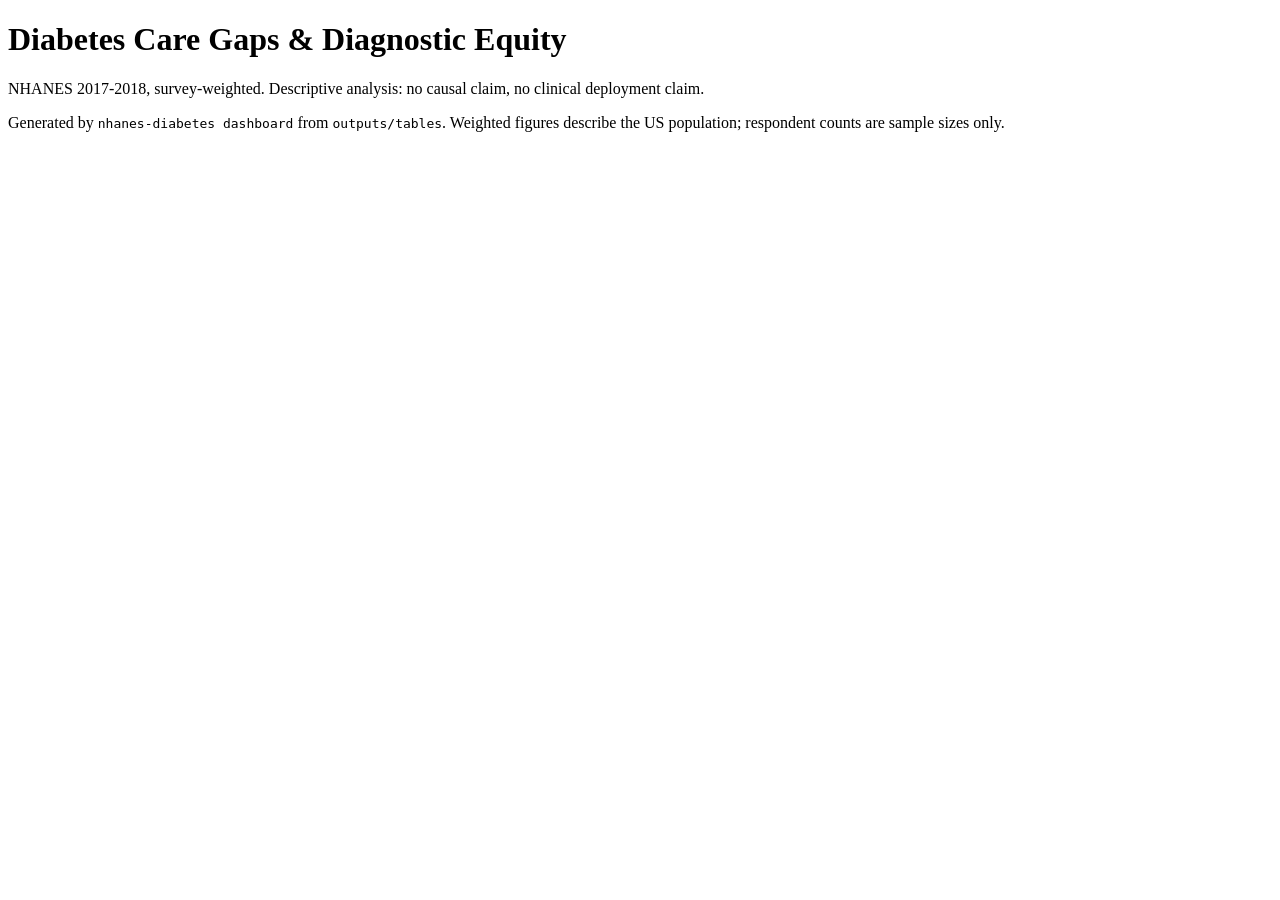
<file: dashboard/template.html>
<!doctype html>
<html lang="en">
<head>
<meta charset="utf-8">
<meta name="viewport" content="width=device-width, initial-scale=1">
<title>NHANES Diabetes Care Gaps Dashboard</title>
<meta name="description" content="Survey-weighted undiagnosed diabetes gaps and model tradeoffs across demographic groups, NHANES 2017-2018.">
<style>/*STYLE*/</style>
</head>
<body>
<header><div class="wrap">
  <h1>Diabetes Care Gaps &amp; Diagnostic Equity</h1>
  <p class="sub">NHANES 2017-2018, survey-weighted. Descriptive analysis: no causal claim, no clinical deployment claim. <span id="status"></span></p>
  <div id="tabs" role="tablist" aria-label="Dashboard pages"></div>
</div></header>
<main id="view" role="tabpanel"></main>
<footer>Generated by <code>nhanes-diabetes dashboard</code> from <code>outputs/tables</code>. Weighted figures describe the US population; respondent counts are sample sizes only.</footer>
<script>window.DATA = /*DATA*/;</script>
<script>/*APP*/</script>
</body>
</html>
</file>
